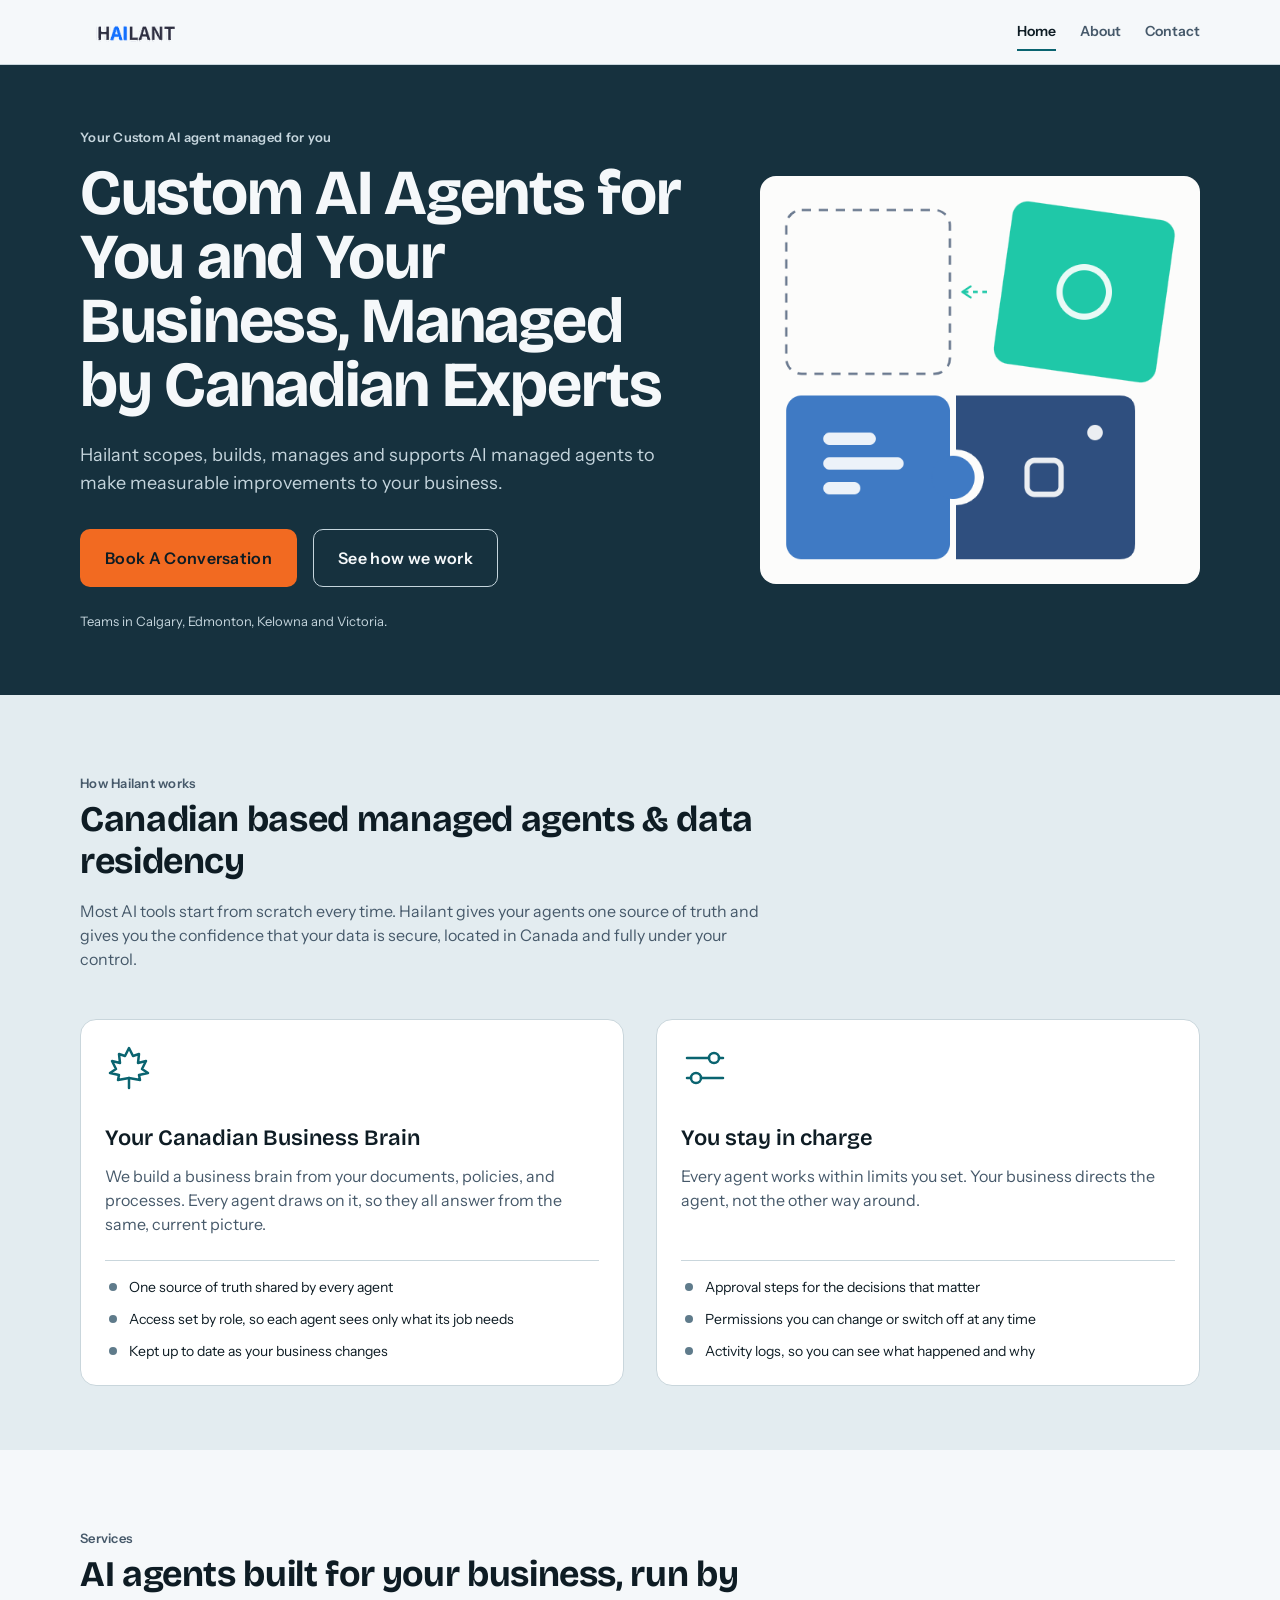
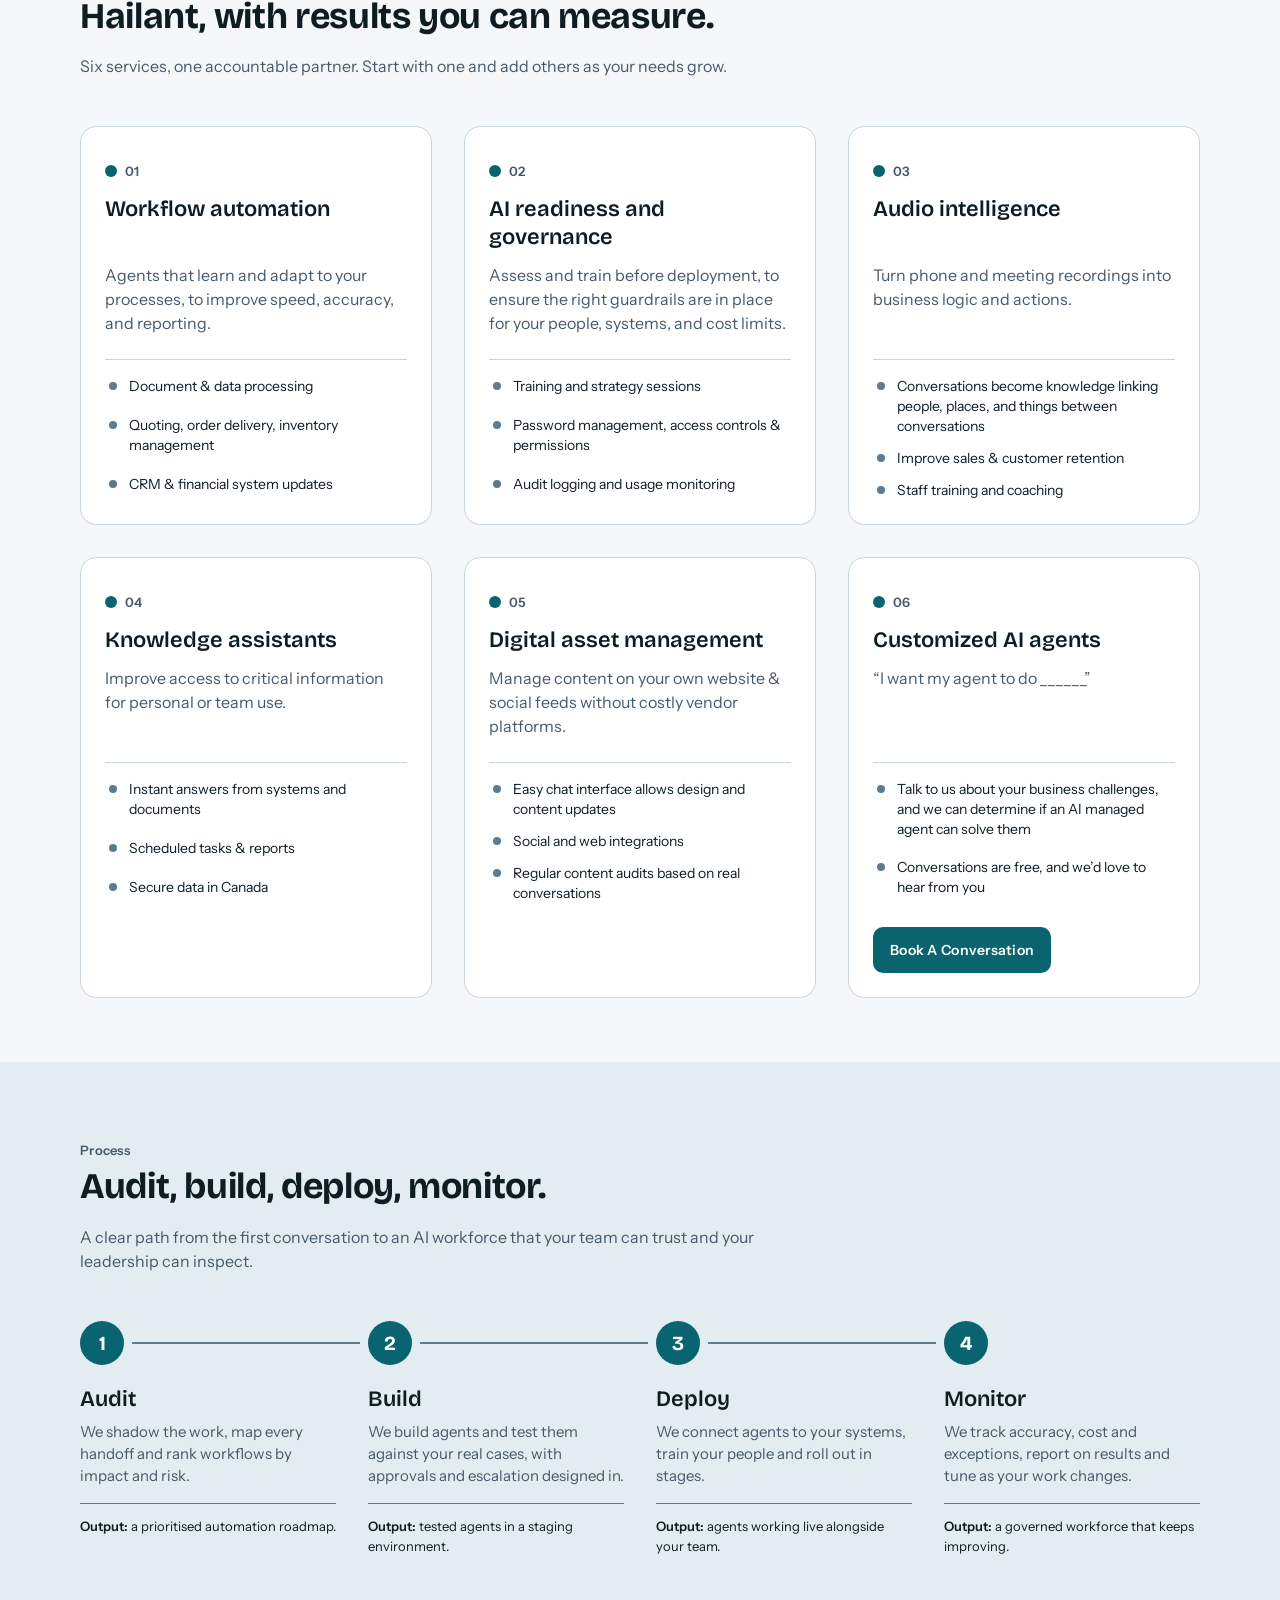
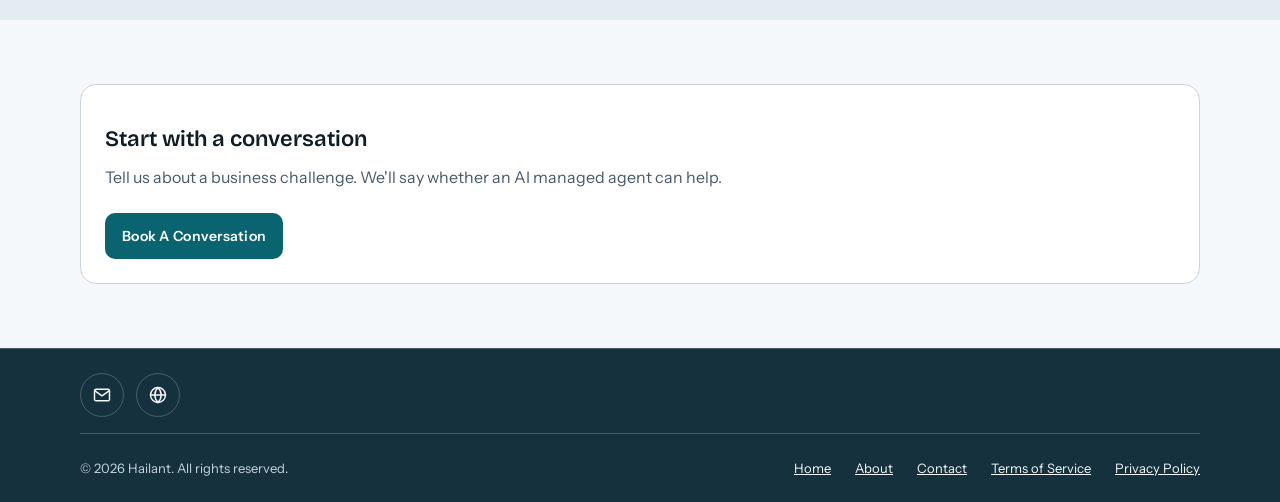
<file: index.html>
<!doctype html>
<html lang="en-CA">
<head>
  <meta charset="utf-8">
  <meta name="viewport" content="width=device-width, initial-scale=1">
  <meta name="color-scheme" content="light dark">
  <title>Hailant | AI workforces for Western Canadian enterprises</title>
  <meta name="description" content="Hailant designs, deploys and governs automated AI workforces that help Western Canadian enterprises scale operational efficiency.">
  <script>document.documentElement.classList.add('js');</script>
  <link rel="preconnect" href="https://fonts.googleapis.com">
  <link rel="preconnect" href="https://fonts.gstatic.com" crossorigin>
  <link href="https://fonts.googleapis.com/css2?family=Bricolage+Grotesque:wght@600;700&family=Instrument+Sans:wght@400;600&display=swap" rel="stylesheet">
  <link rel="stylesheet" href="styles.css">
</head>
<body>
  <a class="skip-link" href="#main">Skip to content</a>

  <header class="site-header">
    <div class="container">
      <a class="logo" href="index.html" aria-label="Hailant, home"><img src="hailant-logo.png" alt="Hailant" class="logo-img"></a>
      <button class="menu-toggle" type="button" aria-expanded="false" aria-controls="site-nav">
        <span class="menu-toggle-bars" aria-hidden="true"></span>
        Menu
      </button>
      <nav class="site-nav" id="site-nav" aria-label="Primary">
        <ul class="nav-list">
          <li><a href="index.html" aria-current="page">Home</a></li>
          <li><a href="about.html">About</a></li>
          <li><a href="contact.html">Contact</a></li>
        </ul>
      </nav>
    </div>
  </header>

  <main id="main">
    <section class="hero on-storm" id="top" aria-labelledby="hero-title">
      <div class="container">
        <div>
          <p class="eyebrow">Your Custom AI agent managed for you</p>
          <h1 id="hero-title">Custom AI Agents for You and Your Business, Managed by Canadian Experts</h1>
          <p class="hero-lede">Hailant scopes, builds, manages and supports AI managed agents to make measurable improvements to your business.</p>
          <div class="hero-actions">
            <a class="btn btn-ember btn-lg" href="contact.html">Book A Conversation</a>
            <a class="btn btn-ghost btn-lg" href="#process">See how we work</a>
          </div>
          <p class="hero-note">Teams in Calgary, Edmonton, Kelowna and Victoria.</p>
        </div>

        <img class="hero-motif" src="images/hero-agents.png" width="570" height="528" alt="Illustration of puzzle-shaped blocks fitting together, with a green block moving into an empty slot.">
      </div>
    </section>

    <section class="section process" id="brain" aria-labelledby="brain-title">
      <div class="container">
        <div class="section-head">
          <p class="eyebrow">How Hailant works</p>
          <h2 id="brain-title">Canadian based managed agents &amp; data residency</h2>
          <p>Most AI tools start from scratch every time. Hailant gives your agents one source of truth and gives you the confidence that your data is secure, located in Canada and fully under your control.</p>
        </div>

        <div class="card-grid card-grid-2 card-grid-aligned">
          <article class="card pillar">
            <svg class="pillar-icon" viewBox="0 0 48 48" fill="none" stroke="currentColor" stroke-width="2.5" stroke-linecap="round" stroke-linejoin="round" aria-hidden="true" focusable="false"><path d="M24 4l4 8 6-2-1 9 8-2-4 8 6 4-9 2 1 5-11-2-11 2 1-5-9-2 6-4-4-8 8 2-1-9 6 2z"/><path d="M24 34v10"/></svg>
            <h3>Your Canadian Business Brain</h3>
            <p>We build a business brain from your documents, policies, and processes. Every agent draws on it, so they all answer from the same, current picture.</p>
            <ul>
              <li>One source of truth shared by every agent</li>
              <li>Access set by role, so each agent sees only what its job needs</li>
              <li>Kept up to date as your business changes</li>
            </ul>
          </article>

          <article class="card pillar">
            <svg class="pillar-icon" viewBox="0 0 48 48" fill="none" stroke="currentColor" stroke-width="2.5" stroke-linecap="round" stroke-linejoin="round" aria-hidden="true" focusable="false"><path d="M6 14h22M38 14h4M6 34h4M20 34h22"/><circle cx="33" cy="14" r="5"/><circle cx="15" cy="34" r="5"/></svg>
            <h3>You stay in charge</h3>
            <p>Every agent works within limits you set. Your business directs the agent, not the other way around.</p>
            <ul>
              <li>Approval steps for the decisions that matter</li>
              <li>Permissions you can change or switch off at any time</li>
              <li>Activity logs, so you can see what happened and why</li>
            </ul>
          </article>
        </div>
      </div>
    </section>

    <section class="section" id="services" aria-labelledby="services-title">
      <div class="container">
        <div class="section-head">
          <p class="eyebrow">Services</p>
          <h2 id="services-title">AI agents built for your business, run by Hailant, with results you can measure.</h2>
          <p>Six services, one accountable partner. Start with one and add others as your needs grow.</p>
        </div>

        <div class="card-grid card-grid-aligned">
          <article class="card">
            <p class="card-index">01</p>
            <h3>Workflow automation</h3>
            <p>Agents that learn and adapt to your processes, to improve speed, accuracy, and reporting.</p>
            <ul>
              <li>Document &amp; data processing</li>
              <li>Quoting, order delivery, inventory management</li>
              <li>CRM &amp; financial system updates</li>
            </ul>
          </article>
          <article class="card">
            <p class="card-index">02</p>
            <h3>AI readiness and governance</h3>
            <p>Assess and train before deployment, to ensure the right guardrails are in place for your people, systems, and cost limits.</p>
            <ul>
              <li>Training and strategy sessions</li>
              <li>Password management, access controls &amp; permissions</li>
              <li>Audit logging and usage monitoring</li>
            </ul>
          </article>
          <article class="card">
            <p class="card-index">03</p>
            <h3>Audio intelligence</h3>
            <p>Turn phone and meeting recordings into business logic and actions.</p>
            <ul>
              <li>Conversations become knowledge linking people, places, and things between conversations</li>
              <li>Improve sales &amp; customer retention</li>
              <li>Staff training and coaching</li>
            </ul>
          </article>
          <article class="card">
            <p class="card-index">04</p>
            <h3>Knowledge assistants</h3>
            <p>Improve access to critical information for personal or team use.</p>
            <ul>
              <li>Instant answers from systems and documents</li>
              <li>Scheduled tasks &amp; reports</li>
              <li>Secure data in Canada</li>
            </ul>
          </article>
          <article class="card">
            <p class="card-index">05</p>
            <h3>Digital asset management</h3>
            <p>Manage content on your own website &amp; social feeds without costly vendor platforms.</p>
            <ul>
              <li>Easy chat interface allows design and content updates</li>
              <li>Social and web integrations</li>
              <li>Regular content audits based on real conversations</li>
            </ul>
          </article>
          <article class="card">
            <p class="card-index">06</p>
            <h3>Customized AI agents</h3>
            <p>&ldquo;I want my agent to do ______&rdquo;</p>
            <ul>
              <li>Talk to us about your business challenges, and we can determine if an AI managed agent can solve them</li>
              <li>Conversations are free, and we&rsquo;d love to hear from you</li>
            </ul>
            <a class="btn btn-brand" href="contact.html">Book A Conversation</a>
          </article>
        </div>
      </div>
    </section>

    <section class="section process" id="process" aria-labelledby="process-title">
      <div class="container">
        <div class="section-head">
          <p class="eyebrow">Process</p>
          <h2 id="process-title">Audit, build, deploy, monitor.</h2>
          <p>A clear path from the first conversation to an AI workforce that your team can trust and your leadership can inspect.</p>
        </div>

        <ol class="steps">
          <li class="step">
            <h3>Audit</h3>
            <p>We shadow the work, map every handoff and rank workflows by impact and risk.</p>
            <p class="output"><strong>Output:</strong> a prioritised automation roadmap.</p>
          </li>
          <li class="step">
            <h3>Build</h3>
            <p>We build agents and test them against your real cases, with approvals and escalation designed in.</p>
            <p class="output"><strong>Output:</strong> tested agents in a staging environment.</p>
          </li>
          <li class="step">
            <h3>Deploy</h3>
            <p>We connect agents to your systems, train your people and roll out in stages.</p>
            <p class="output"><strong>Output:</strong> agents working live alongside your team.</p>
          </li>
          <li class="step">
            <h3>Monitor</h3>
            <p>We track accuracy, cost and exceptions, report on results and tune as your work changes.</p>
            <p class="output"><strong>Output:</strong> a governed workforce that keeps improving.</p>
          </li>
        </ol>
      </div>
    </section>

    <section class="section" id="conversation" aria-labelledby="conversation-title">
      <div class="container">
        <article class="card card-cta">
          <h3 id="conversation-title">Start with a conversation</h3>
          <p>Tell us about a business challenge. We'll say whether an AI managed agent can help.</p>
          <a class="btn btn-brand" href="contact.html">Book A Conversation</a>
        </article>
      </div>
    </section>
  </main>

  <footer class="site-footer">
    <div class="container social-row">
      <!-- Social icons (Facebook, Instagram, YouTube, LinkedIn, X, TikTok) are on the social-icons branch until live profile links are ready. -->
      <ul class="social-links" aria-label="Find us online">
          <li><a href="mailto:info@hailant.ca" aria-label="Email" title="Email"><svg viewBox="0 0 24 24" width="18" height="18" fill="none" stroke="currentColor" stroke-width="1.75" stroke-linecap="round" stroke-linejoin="round" aria-hidden="true" focusable="false"><rect x="3" y="5" width="18" height="14" rx="2"/><path d="M3.5 7l8.5 6 8.5-6"/></svg></a></li>
          <li><a href="https://hailant.ca" aria-label="Website" title="Website"><svg viewBox="0 0 24 24" width="18" height="18" fill="none" stroke="currentColor" stroke-width="1.75" stroke-linecap="round" stroke-linejoin="round" aria-hidden="true" focusable="false"><circle cx="12" cy="12" r="9"/><path d="M3 12h18"/><path d="M12 3c2.5 2.6 3.8 5.6 3.8 9s-1.3 6.4-3.8 9c-2.5-2.6-3.8-5.6-3.8-9S9.5 5.6 12 3z"/></svg></a></li>
      </ul>
    </div>
    <div class="container">
      <p>&copy; 2026 Hailant. All rights reserved.</p>
      <nav aria-label="Footer">
        <ul class="footer-nav">
          <li><a href="index.html">Home</a></li>
          <li><a href="about.html">About</a></li>
          <li><a href="contact.html">Contact</a></li>
          <li><a href="terms.html">Terms of Service</a></li>
          <li><a href="privacy.html">Privacy Policy</a></li>
        </ul>
      </nav>
    </div>
  </footer>

  <script src="site.js"></script>
</body>
</html>
</file>
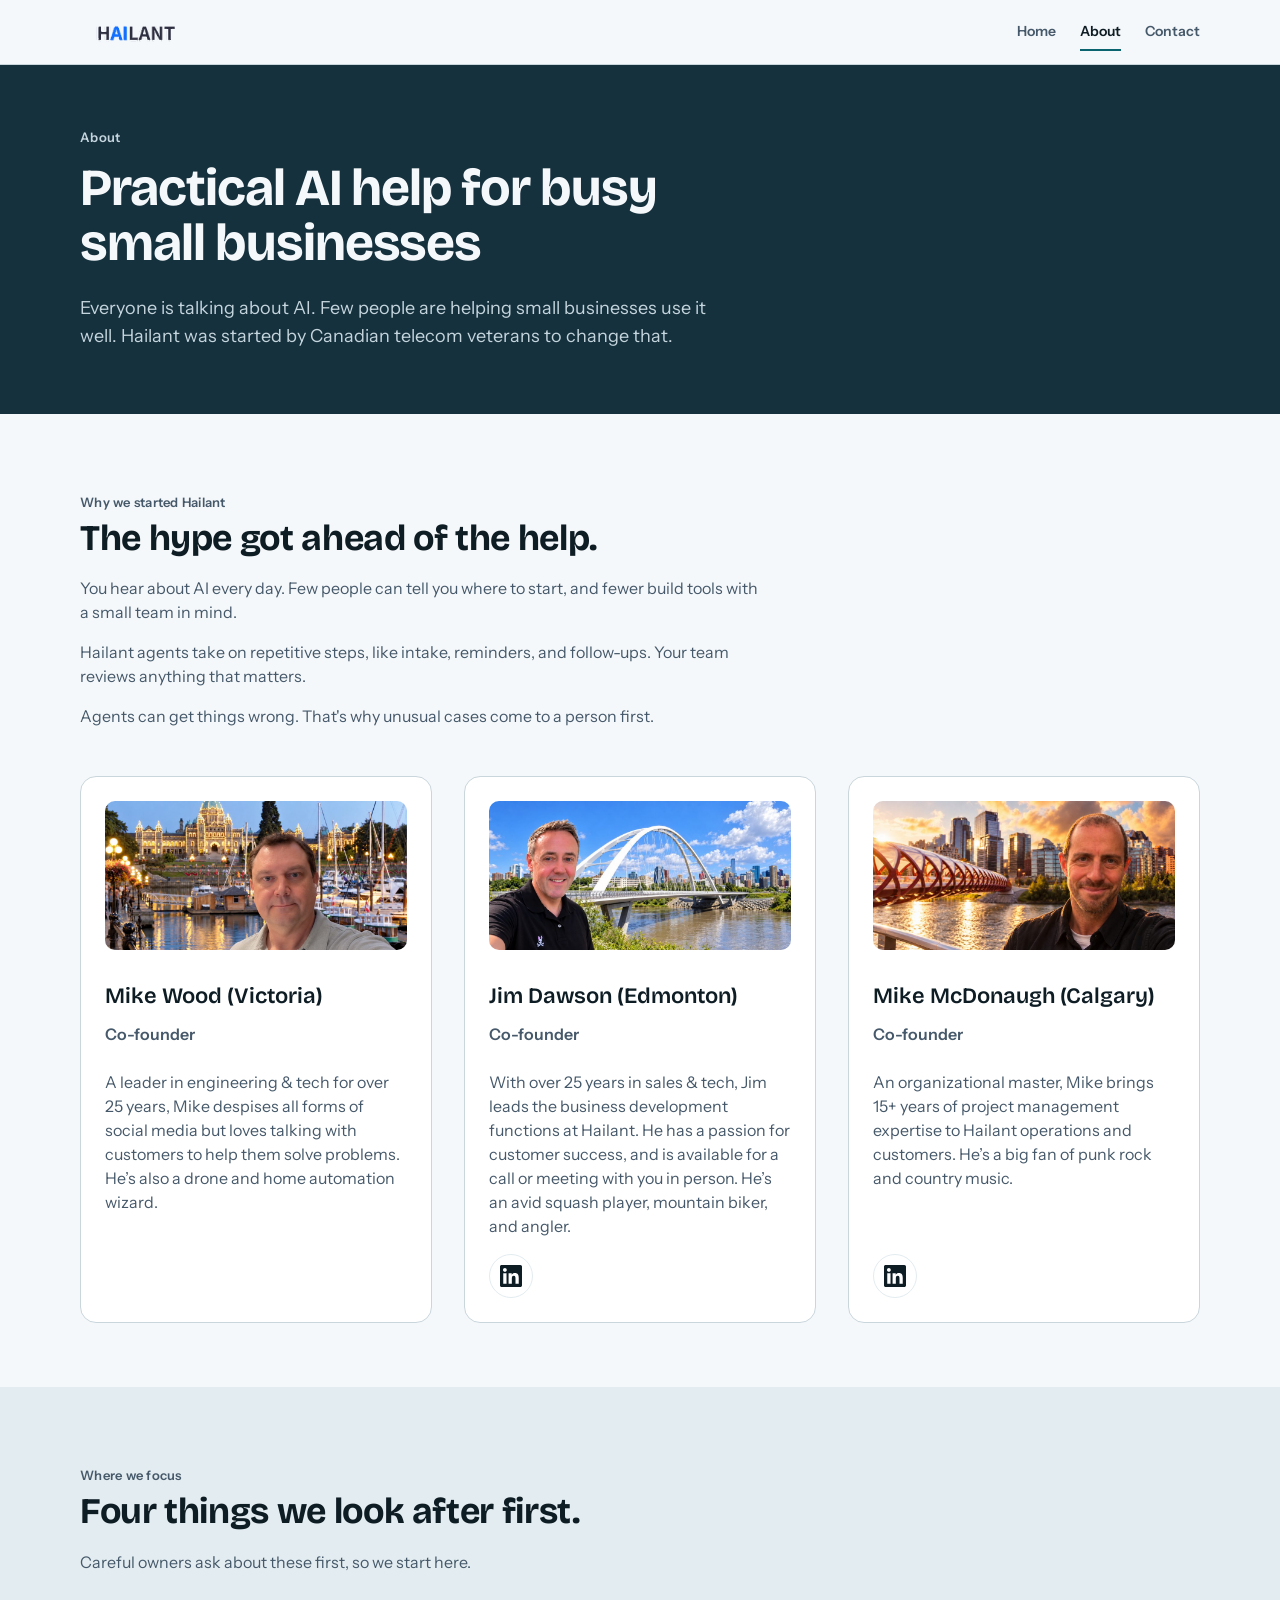
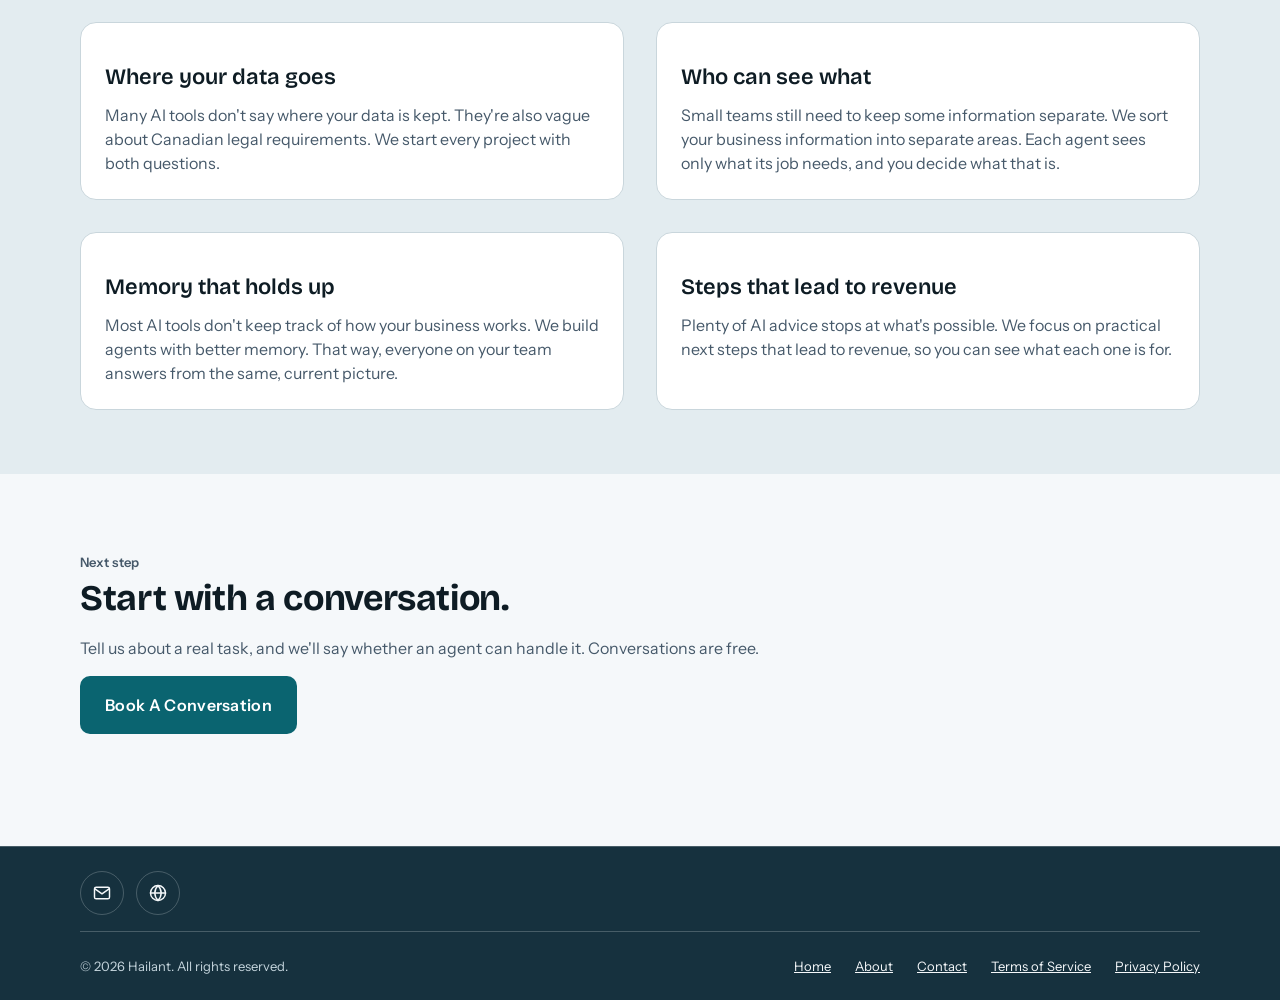
<file: about.html>
<!doctype html>
<html lang="en-CA">
<head>
  <meta charset="utf-8">
  <meta name="viewport" content="width=device-width, initial-scale=1">
  <meta name="color-scheme" content="light dark">
  <title>About | Hailant</title>
  <meta name="description" content="Hailant was started by Canadian telecom veterans to give small businesses practical AI help, with clear answers on data, access, and results.">
  <script>document.documentElement.classList.add('js');</script>
  <link rel="preconnect" href="https://fonts.googleapis.com">
  <link rel="preconnect" href="https://fonts.gstatic.com" crossorigin>
  <link href="https://fonts.googleapis.com/css2?family=Bricolage+Grotesque:wght@600;700&family=Instrument+Sans:wght@400;600&display=swap" rel="stylesheet">
  <link rel="stylesheet" href="styles.css">
</head>
<body>
  <a class="skip-link" href="#main">Skip to content</a>

  <header class="site-header">
    <div class="container">
      <a class="logo" href="index.html" aria-label="Hailant, home"><img src="hailant-logo.png" alt="Hailant" class="logo-img"></a>
      <button class="menu-toggle" type="button" aria-expanded="false" aria-controls="site-nav">
        <span class="menu-toggle-bars" aria-hidden="true"></span>
        Menu
      </button>
      <nav class="site-nav" id="site-nav" aria-label="Primary">
        <ul class="nav-list">
          <li><a href="index.html">Home</a></li>
          <li><a href="about.html" aria-current="page">About</a></li>
          <li><a href="contact.html">Contact</a></li>
        </ul>
      </nav>
    </div>
  </header>

  <main id="main">
    <section class="page-hero on-storm" aria-labelledby="page-title">
      <div class="container">
        <p class="eyebrow">About</p>
        <h1 id="page-title">Practical AI help for busy small businesses</h1>
        <p class="hero-lede">Everyone is talking about AI. Few people are helping small businesses use it well. Hailant was started by Canadian telecom veterans to change that.</p>
      </div>
    </section>

    <section class="section" aria-labelledby="story-title">
      <div class="container">
        <div class="section-head">
          <p class="eyebrow">Why we started Hailant</p>
          <h2 id="story-title">The hype got ahead of the help.</h2>
          <p>You hear about AI every day. Few people can tell you where to start, and fewer build tools with a small team in mind.</p>
          <p>Hailant agents take on repetitive steps, like intake, reminders, and follow-ups. Your team reviews anything that matters.</p>
          <p>Agents can get things wrong. That's why unusual cases come to a person first.</p>
        </div>

        <!-- Founder names, cities, photos, bios and LinkedIn links are all real. Mike Wood has no LinkedIn link by choice. -->
        <div class="card-grid founders" role="list" aria-label="Founders">
          <article class="card founder-card" role="listitem">
            <img class="founder-photo-wide" src="images/mike-wood-wide.jpg" width="1000" height="494" alt="Mike Wood in front of a harbour and a lit-up historic building at dusk" loading="lazy">
            <h3>Mike Wood (Victoria)</h3>
            <p class="founder-role">Co-founder</p>
            <p>A leader in engineering &amp; tech for over 25 years, Mike despises all forms of social media but loves talking with customers to help them solve problems. He&rsquo;s also a drone and home automation wizard.</p>
          </article>
          <article class="card founder-card" role="listitem">
            <img class="founder-photo-wide" src="images/jim-dawson-wide.jpg" width="1000" height="494" alt="Jim Dawson in front of an arched bridge and a city skyline" loading="lazy">
            <h3>Jim Dawson (Edmonton)</h3>
            <p class="founder-role">Co-founder</p>
            <p>With over 25 years in sales &amp; tech, Jim leads the business development functions at Hailant. He has a passion for customer success, and is available for a call or meeting with you in person. He&rsquo;s an avid squash player, mountain biker, and angler.</p>
            <a class="founder-link" href="https://www.linkedin.com/in/jim-dawson-88377924/" target="_blank" rel="noopener noreferrer" aria-label="Jim Dawson on LinkedIn" title="LinkedIn"><svg viewBox="0 0 256 256" width="22" height="22" fill="currentColor" aria-hidden="true" focusable="false"><path d="M218.123122,218.127392 L180.191928,218.127392 L180.191928,158.724263 C180.191928,144.559023 179.939053,126.323993 160.463756,126.323993 C140.707926,126.323993 137.685284,141.757585 137.685284,157.692986 L137.685284,218.123441 L99.7540894,218.123441 L99.7540894,95.9665207 L136.168036,95.9665207 L136.168036,112.660562 L136.677736,112.660562 C144.102746,99.9650027 157.908637,92.3824528 172.605689,92.9280076 C211.050535,92.9280076 218.138927,118.216023 218.138927,151.114151 L218.123122,218.127392 Z M56.9550587,79.2685282 C44.7981969,79.2707099 34.9413443,69.4171797 34.9391618,57.260052 C34.93698,45.1029244 44.7902948,35.2458562 56.9471566,35.2436736 C69.1040185,35.2414916 78.9608713,45.0950217 78.963054,57.2521493 C78.9641017,63.090208 76.6459976,68.6895714 72.5186979,72.8184433 C68.3913982,76.9473153 62.7929898,79.26748 56.9550587,79.2685282 M75.9206558,218.127392 L37.94995,218.127392 L37.94995,95.9665207 L75.9206558,95.9665207 L75.9206558,218.127392 Z M237.033403,0.0182577091 L18.8895249,0.0182577091 C8.57959469,-0.0980923971 0.124827038,8.16056231 -0.001,18.4706066 L-0.001,237.524091 C0.120519052,247.839103 8.57460631,256.105934 18.8895249,255.9977 L237.033403,255.9977 C247.368728,256.125818 255.855922,247.859464 255.999,237.524091 L255.999,18.4548016 C255.851624,8.12438979 247.363742,-0.133792868 237.033403,0.000790807055"/></svg></a>
          </article>
          <article class="card founder-card" role="listitem">
            <img class="founder-photo-wide" src="images/mike-mcdonaugh-wide.jpg" width="1000" height="494" alt="Mike McDonaugh in front of a pedestrian bridge and a city skyline at sunset" loading="lazy">
            <h3>Mike McDonaugh (Calgary)</h3>
            <p class="founder-role">Co-founder</p>
            <p>An organizational master, Mike brings 15+ years of project management expertise to Hailant operations and customers. He&rsquo;s a big fan of punk rock and country music.</p>
            <a class="founder-link" href="https://www.linkedin.com/in/mike-mcdonaugh-pm/" target="_blank" rel="noopener noreferrer" aria-label="Mike McDonaugh on LinkedIn" title="LinkedIn"><svg viewBox="0 0 256 256" width="22" height="22" fill="currentColor" aria-hidden="true" focusable="false"><path d="M218.123122,218.127392 L180.191928,218.127392 L180.191928,158.724263 C180.191928,144.559023 179.939053,126.323993 160.463756,126.323993 C140.707926,126.323993 137.685284,141.757585 137.685284,157.692986 L137.685284,218.123441 L99.7540894,218.123441 L99.7540894,95.9665207 L136.168036,95.9665207 L136.168036,112.660562 L136.677736,112.660562 C144.102746,99.9650027 157.908637,92.3824528 172.605689,92.9280076 C211.050535,92.9280076 218.138927,118.216023 218.138927,151.114151 L218.123122,218.127392 Z M56.9550587,79.2685282 C44.7981969,79.2707099 34.9413443,69.4171797 34.9391618,57.260052 C34.93698,45.1029244 44.7902948,35.2458562 56.9471566,35.2436736 C69.1040185,35.2414916 78.9608713,45.0950217 78.963054,57.2521493 C78.9641017,63.090208 76.6459976,68.6895714 72.5186979,72.8184433 C68.3913982,76.9473153 62.7929898,79.26748 56.9550587,79.2685282 M75.9206558,218.127392 L37.94995,218.127392 L37.94995,95.9665207 L75.9206558,95.9665207 L75.9206558,218.127392 Z M237.033403,0.0182577091 L18.8895249,0.0182577091 C8.57959469,-0.0980923971 0.124827038,8.16056231 -0.001,18.4706066 L-0.001,237.524091 C0.120519052,247.839103 8.57460631,256.105934 18.8895249,255.9977 L237.033403,255.9977 C247.368728,256.125818 255.855922,247.859464 255.999,237.524091 L255.999,18.4548016 C255.851624,8.12438979 247.363742,-0.133792868 237.033403,0.000790807055"/></svg></a>
          </article>
        </div>
      </div>
    </section>

    <section class="section process" aria-labelledby="gaps-title">
      <div class="container">
        <div class="section-head">
          <p class="eyebrow">Where we focus</p>
          <h2 id="gaps-title">Four things we look after first.</h2>
          <p>Careful owners ask about these first, so we start here.</p>
        </div>

        <div class="card-grid card-grid-2">
          <article class="card">
            <h3>Where your data goes</h3>
            <p>Many AI tools don't say where your data is kept. They're also vague about Canadian legal requirements. We start every project with both questions.</p>
          </article>

          <article class="card">
            <h3>Who can see what</h3>
            <p>Small teams still need to keep some information separate. We sort your business information into separate areas. Each agent sees only what its job needs, and you decide what that is.</p>
          </article>

          <article class="card">
            <h3>Memory that holds up</h3>
            <p>Most AI tools don't keep track of how your business works. We build agents with better memory. That way, everyone on your team answers from the same, current picture.</p>
          </article>

          <article class="card">
            <h3>Steps that lead to revenue</h3>
            <p>Plenty of AI advice stops at what's possible. We focus on practical next steps that lead to revenue, so you can see what each one is for.</p>
          </article>
        </div>
      </div>
    </section>

    <section class="section" aria-labelledby="cta-title">
      <div class="container">
        <div class="section-head">
          <p class="eyebrow">Next step</p>
          <h2 id="cta-title">Start with a conversation.</h2>
          <p>Tell us about a real task, and we'll say whether an agent can handle it. Conversations are free.</p>
          <p><a class="btn btn-brand btn-lg" href="contact.html">Book A Conversation</a></p>
        </div>
      </div>
    </section>
  </main>

  <footer class="site-footer">
    <div class="container social-row">
      <!-- Social icons (Facebook, Instagram, YouTube, LinkedIn, X, TikTok) are on the social-icons branch until live profile links are ready. -->
      <ul class="social-links" aria-label="Find us online">
          <li><a href="mailto:info@hailant.ca" aria-label="Email" title="Email"><svg viewBox="0 0 24 24" width="18" height="18" fill="none" stroke="currentColor" stroke-width="1.75" stroke-linecap="round" stroke-linejoin="round" aria-hidden="true" focusable="false"><rect x="3" y="5" width="18" height="14" rx="2"/><path d="M3.5 7l8.5 6 8.5-6"/></svg></a></li>
          <li><a href="https://hailant.ca" aria-label="Website" title="Website"><svg viewBox="0 0 24 24" width="18" height="18" fill="none" stroke="currentColor" stroke-width="1.75" stroke-linecap="round" stroke-linejoin="round" aria-hidden="true" focusable="false"><circle cx="12" cy="12" r="9"/><path d="M3 12h18"/><path d="M12 3c2.5 2.6 3.8 5.6 3.8 9s-1.3 6.4-3.8 9c-2.5-2.6-3.8-5.6-3.8-9S9.5 5.6 12 3z"/></svg></a></li>
      </ul>
    </div>
    <div class="container">
      <p>&copy; 2026 Hailant. All rights reserved.</p>
      <nav aria-label="Footer">
        <ul class="footer-nav">
          <li><a href="index.html">Home</a></li>
          <li><a href="about.html">About</a></li>
          <li><a href="contact.html">Contact</a></li>
          <li><a href="terms.html">Terms of Service</a></li>
          <li><a href="privacy.html">Privacy Policy</a></li>
        </ul>
      </nav>
    </div>
  </footer>

  <script src="site.js"></script>
</body>
</html>
</file>
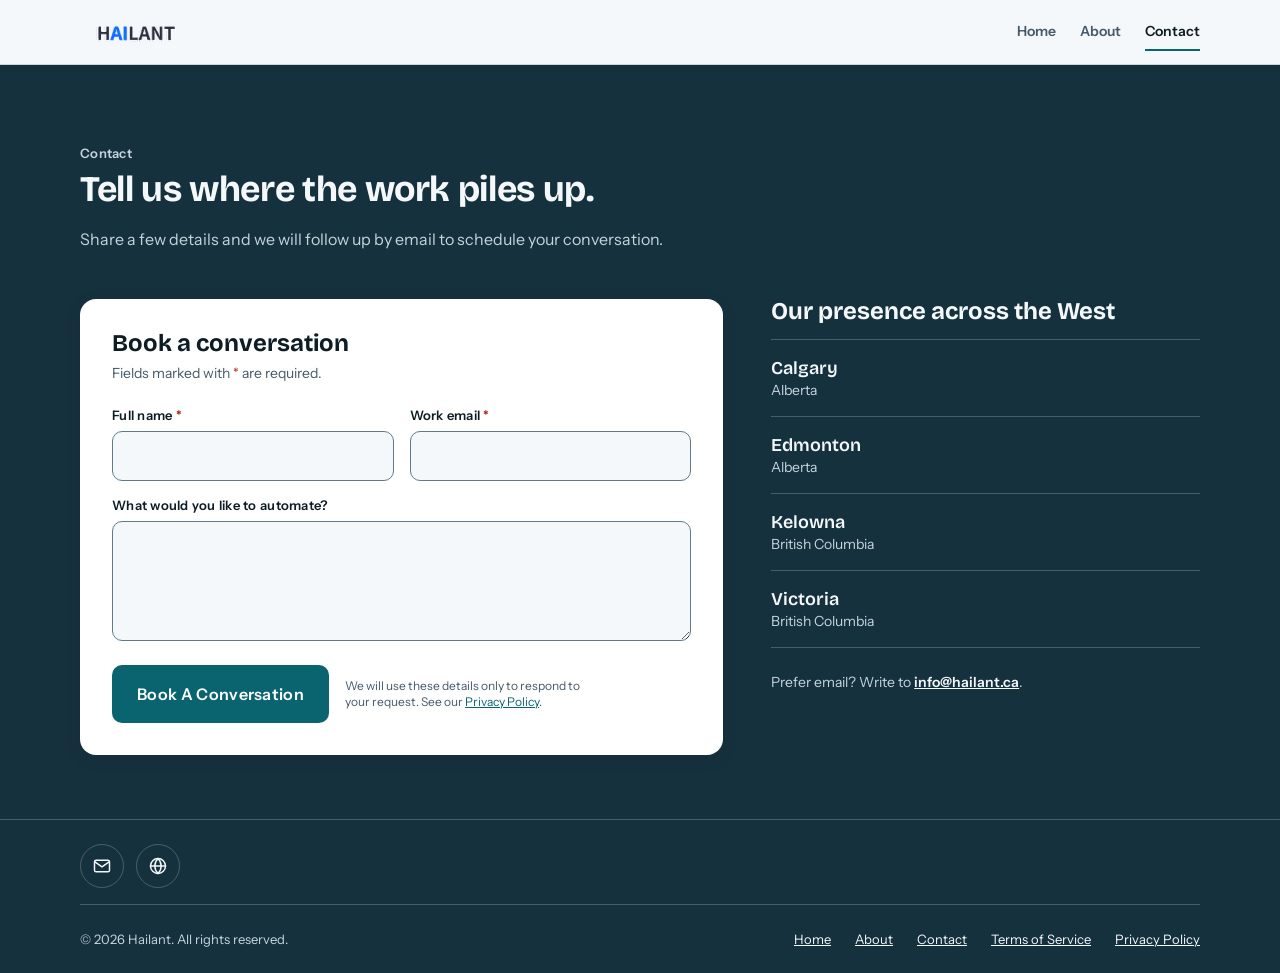
<file: contact.html>
<!doctype html>
<html lang="en-CA">
<head>
  <meta charset="utf-8">
  <meta name="viewport" content="width=device-width, initial-scale=1">
  <meta name="color-scheme" content="light dark">
  <title>Contact | Hailant</title>
  <meta name="description" content="Contact Hailant to book a conversation about your business.">
  <script>document.documentElement.classList.add('js');</script>
  <link rel="preconnect" href="https://fonts.googleapis.com">
  <link rel="preconnect" href="https://fonts.gstatic.com" crossorigin>
  <link href="https://fonts.googleapis.com/css2?family=Bricolage+Grotesque:wght@600;700&family=Instrument+Sans:wght@400;600&display=swap" rel="stylesheet">
  <link rel="stylesheet" href="styles.css">
</head>
<body>
  <a class="skip-link" href="#main">Skip to content</a>

  <header class="site-header">
    <div class="container">
      <a class="logo" href="index.html" aria-label="Hailant, home"><img src="hailant-logo.png" alt="Hailant" class="logo-img"></a>
      <button class="menu-toggle" type="button" aria-expanded="false" aria-controls="site-nav">
        <span class="menu-toggle-bars" aria-hidden="true"></span>
        Menu
      </button>
      <nav class="site-nav" id="site-nav" aria-label="Primary">
        <ul class="nav-list">
          <li><a href="index.html">Home</a></li>
          <li><a href="about.html">About</a></li>
          <li><a href="contact.html" aria-current="page">Contact</a></li>
        </ul>
      </nav>
    </div>
  </header>

  <main id="main">
    <section class="section contact on-storm" id="contact" aria-labelledby="contact-title">
      <div class="container">
        <div class="section-head">
          <p class="eyebrow">Contact</p>
          <h1 id="contact-title">Tell us where the work piles up.</h1>
          <p>Share a few details and we will follow up by email to schedule your conversation.</p>
        </div>

        <div class="contact-layout">
          <!-- Submissions go to the Cloudflare Pages Function in functions/api/contact.js, which sends them through Resend. -->
          <form class="form-card" id="contact-form" action="/api/contact" method="post" aria-labelledby="form-title">
            <h2 id="form-title">Book a conversation</h2>
            <p class="form-intro">Fields marked with <span class="req" style="color:var(--critical)">*</span> are required.</p>

            <div class="form-grid">
              <div class="field">
                <label for="name">Full name <span class="req" aria-hidden="true">*</span></label>
                <input id="name" name="name" type="text" autocomplete="name" required>
              </div>
              <div class="field">
                <label for="email">Work email <span class="req" aria-hidden="true">*</span></label>
                <input id="email" name="email" type="email" autocomplete="email" required>
              </div>
              <div class="field full">
                <label for="message">What would you like to automate?</label>
                <textarea id="message" name="message"></textarea>
              </div>
            </div>

            <div class="hp" aria-hidden="true">
              <label for="company_website">Leave this field empty</label>
              <input id="company_website" name="company_website" type="text" tabindex="-1" autocomplete="off">
            </div>

            <div class="cf-turnstile" data-sitekey="0x4AAAAAAGJDn17fd2Gy_pZr" data-theme="auto"></div>

            <div class="form-actions">
              <button class="btn btn-brand btn-lg" type="submit">Book A Conversation</button>
              <p class="fine">We will use these details only to respond to your request. See our <a href="privacy.html">Privacy Policy</a>.</p>
            </div>
            <p id="form-status" class="form-status" role="alert" aria-live="polite"></p>
          </form>

          <aside class="offices" aria-labelledby="offices-title">
            <h2 id="offices-title">Our presence across the West</h2>
            <ul class="office-list">
              <li>
                <p class="office-city">Calgary</p>
                <p class="office-region">Alberta</p>
              </li>
              <li>
                <p class="office-city">Edmonton</p>
                <p class="office-region">Alberta</p>
              </li>
              <li>
                <p class="office-city">Kelowna</p>
                <p class="office-region">British Columbia</p>
              </li>
              <li>
                <p class="office-city">Victoria</p>
                <p class="office-region">British Columbia</p>
              </li>
            </ul>
            <p class="direct">Prefer email? Write to <a href="mailto:info@hailant.ca">info@hailant.ca</a>.</p>
          </aside>
        </div>
      </div>
    </section>
  </main>

  <footer class="site-footer">
    <div class="container social-row">
      <!-- Social icons (Facebook, Instagram, YouTube, LinkedIn, X, TikTok) are on the social-icons branch until live profile links are ready. -->
      <ul class="social-links" aria-label="Find us online">
          <li><a href="mailto:info@hailant.ca" aria-label="Email" title="Email"><svg viewBox="0 0 24 24" width="18" height="18" fill="none" stroke="currentColor" stroke-width="1.75" stroke-linecap="round" stroke-linejoin="round" aria-hidden="true" focusable="false"><rect x="3" y="5" width="18" height="14" rx="2"/><path d="M3.5 7l8.5 6 8.5-6"/></svg></a></li>
          <li><a href="https://hailant.ca" aria-label="Website" title="Website"><svg viewBox="0 0 24 24" width="18" height="18" fill="none" stroke="currentColor" stroke-width="1.75" stroke-linecap="round" stroke-linejoin="round" aria-hidden="true" focusable="false"><circle cx="12" cy="12" r="9"/><path d="M3 12h18"/><path d="M12 3c2.5 2.6 3.8 5.6 3.8 9s-1.3 6.4-3.8 9c-2.5-2.6-3.8-5.6-3.8-9S9.5 5.6 12 3z"/></svg></a></li>
      </ul>
    </div>
    <div class="container">
      <p>&copy; 2026 Hailant. All rights reserved.</p>
      <nav aria-label="Footer">
        <ul class="footer-nav">
          <li><a href="index.html">Home</a></li>
          <li><a href="about.html">About</a></li>
          <li><a href="contact.html">Contact</a></li>
          <li><a href="terms.html">Terms of Service</a></li>
          <li><a href="privacy.html">Privacy Policy</a></li>
        </ul>
      </nav>
    </div>
  </footer>

  <script src="https://challenges.cloudflare.com/turnstile/v0/api.js" async defer></script>
  <script src="site.js"></script>
  <script src="contact.js"></script>
</body>
</html>
</file>
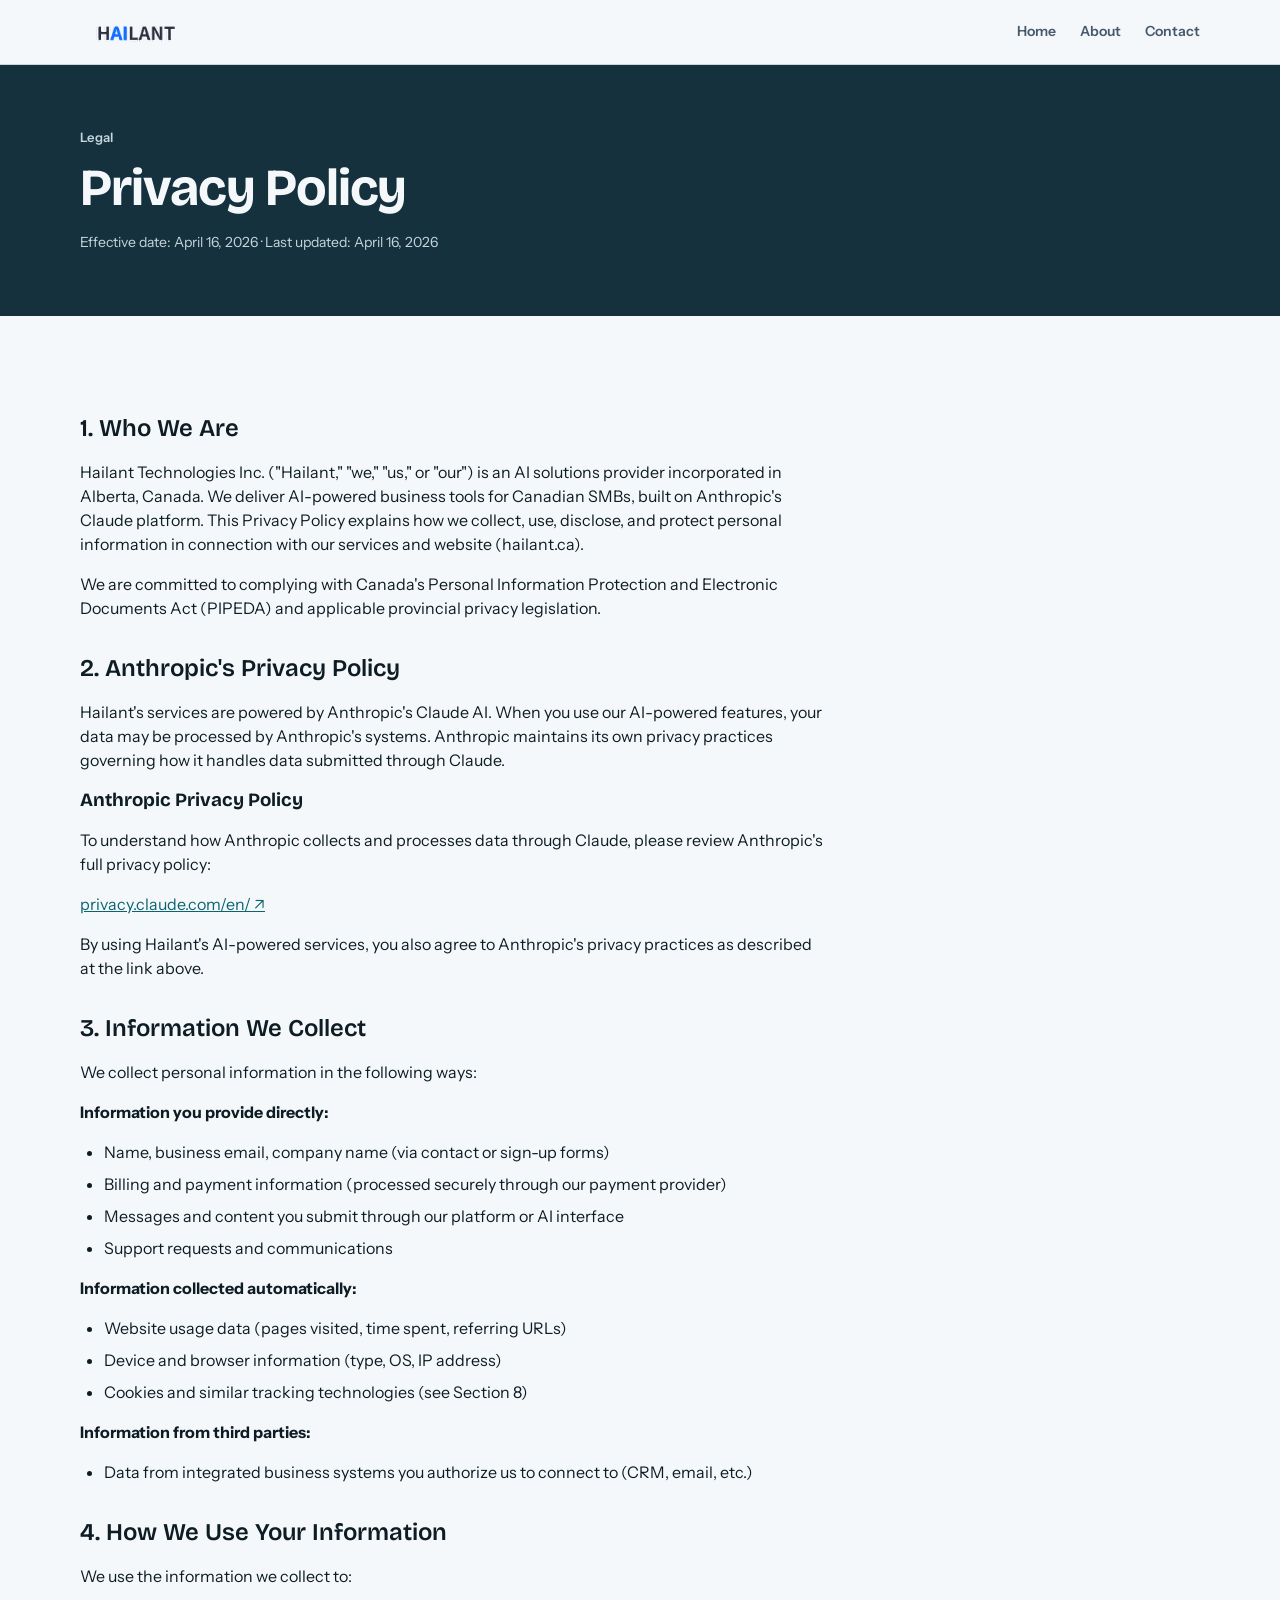
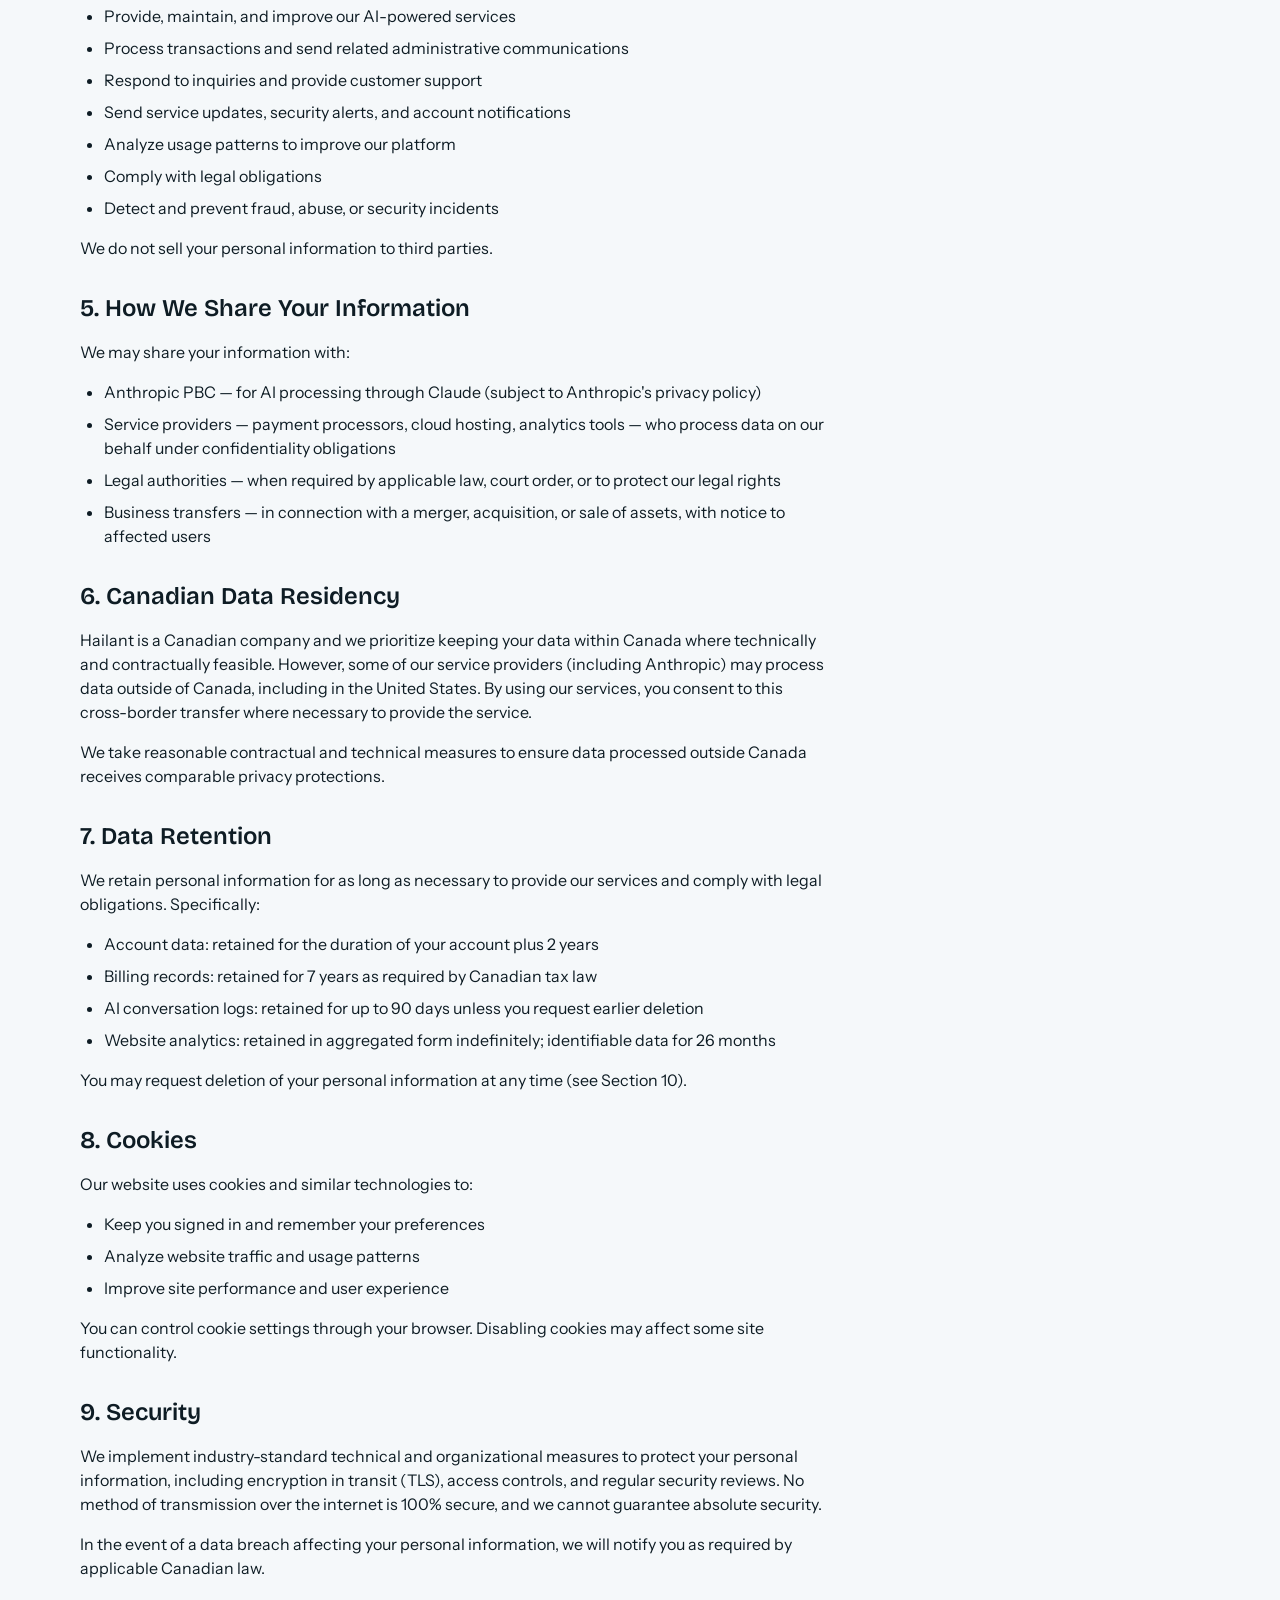
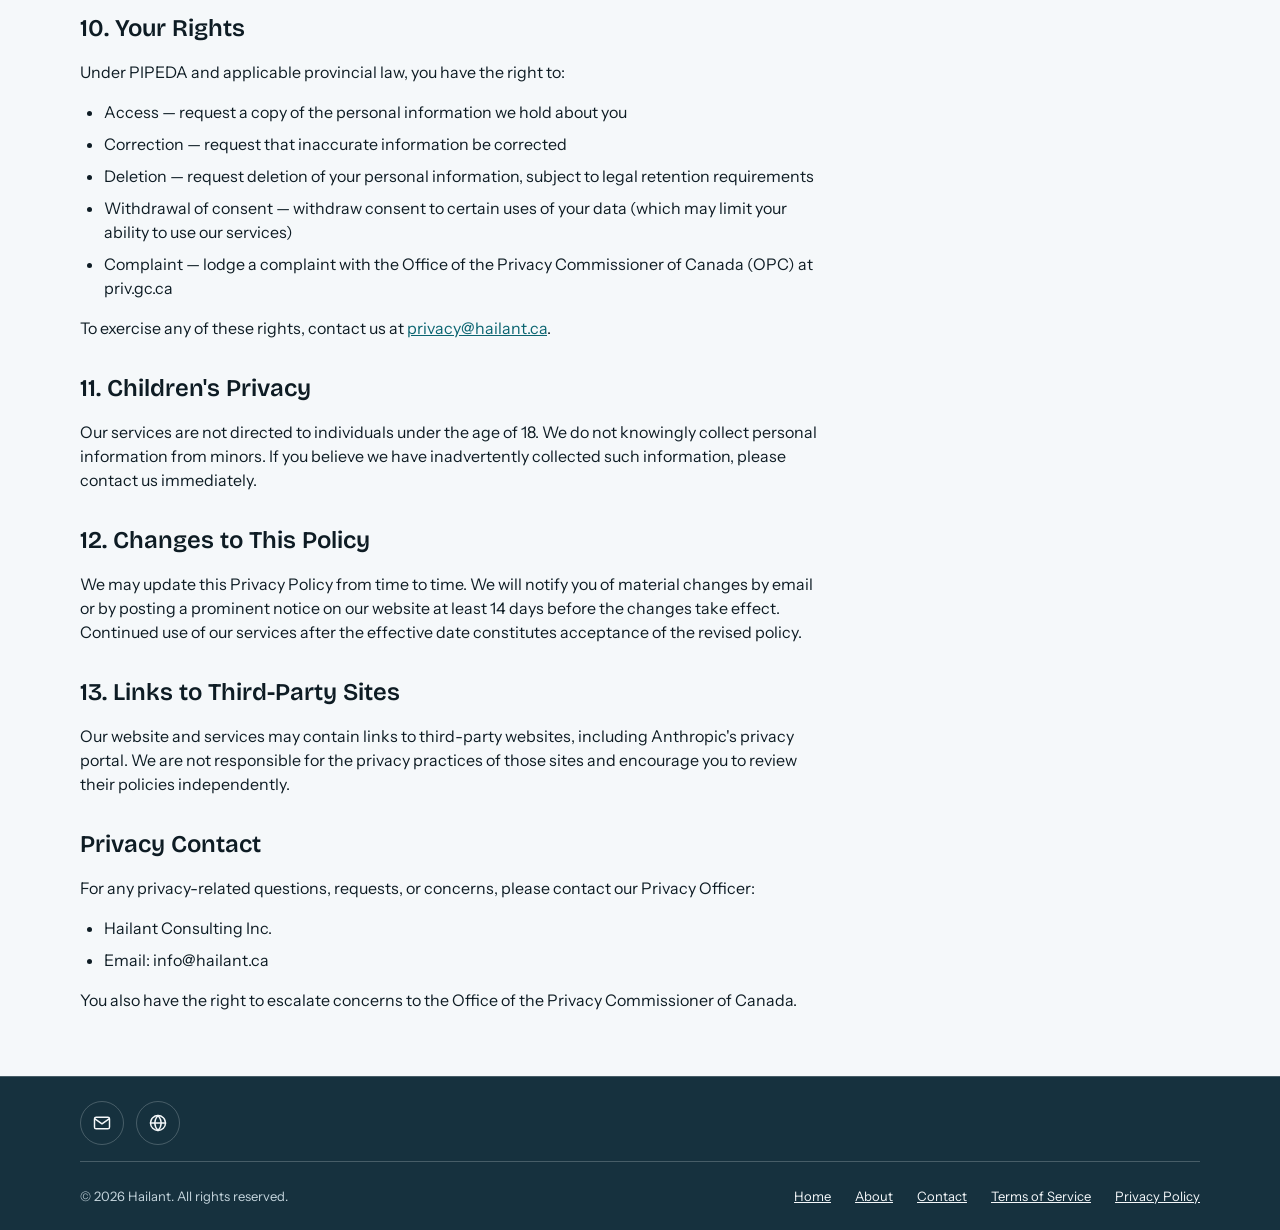
<file: privacy.html>
<!doctype html>
<html lang="en-CA">
<head>
  <meta charset="utf-8">
  <meta name="viewport" content="width=device-width, initial-scale=1">
  <meta name="color-scheme" content="light dark">
  <title>Privacy Policy | Hailant</title>
  <meta name="description" content="How Hailant collects, uses, shares, and protects personal information.">
  <script>document.documentElement.classList.add('js');</script>
  <link rel="preconnect" href="https://fonts.googleapis.com">
  <link rel="preconnect" href="https://fonts.gstatic.com" crossorigin>
  <link href="https://fonts.googleapis.com/css2?family=Bricolage+Grotesque:wght@600;700&family=Instrument+Sans:wght@400;600&display=swap" rel="stylesheet">
  <link rel="stylesheet" href="styles.css">
</head>
<body>
  <a class="skip-link" href="#main">Skip to content</a>

  <header class="site-header">
    <div class="container">
      <a class="logo" href="index.html" aria-label="Hailant, home"><img src="hailant-logo.png" alt="Hailant" class="logo-img"></a>
      <button class="menu-toggle" type="button" aria-expanded="false" aria-controls="site-nav">
        <span class="menu-toggle-bars" aria-hidden="true"></span>
        Menu
      </button>
      <nav class="site-nav" id="site-nav" aria-label="Primary">
        <ul class="nav-list">
          <li><a href="index.html">Home</a></li>
          <li><a href="about.html">About</a></li>
          <li><a href="contact.html">Contact</a></li>
        </ul>
      </nav>
    </div>
  </header>

  <main id="main">
    <section class="page-hero on-storm" aria-labelledby="page-title">
      <div class="container">
        <p class="eyebrow">Legal</p>
        <h1 id="page-title">Privacy Policy</h1>
        <p class="post-meta">Effective date: April 16, 2026 &middot; Last updated: April 16, 2026</p>
      </div>
    </section>

    <section class="section">
      <div class="container">
        <article class="post-body">
          <h2 id="s1">1. Who We Are</h2>
          <p>Hailant Technologies Inc. (&quot;Hailant,&quot; &quot;we,&quot; &quot;us,&quot; or &quot;our&quot;) is an AI solutions provider incorporated in Alberta, Canada. We deliver AI-powered business tools for Canadian SMBs, built on Anthropic&#x27;s Claude platform. This Privacy Policy explains how we collect, use, disclose, and protect personal information in connection with our services and website (hailant.ca).</p>
          <p>We are committed to complying with Canada&#x27;s Personal Information Protection and Electronic Documents Act (PIPEDA) and applicable provincial privacy legislation.</p>
          <h2 id="s2">2. Anthropic&#x27;s Privacy Policy</h2>
          <p>Hailant&#x27;s services are powered by Anthropic&#x27;s Claude AI. When you use our AI-powered features, your data may be processed by Anthropic&#x27;s systems. Anthropic maintains its own privacy practices governing how it handles data submitted through Claude.</p>
          <h3>Anthropic Privacy Policy</h3>
          <p>To understand how Anthropic collects and processes data through Claude, please review Anthropic&#x27;s full privacy policy:</p>
          <p><a href="https://privacy.claude.com/en/" target="_blank" rel="noopener noreferrer">privacy.claude.com/en/ ↗</a></p>
          <p>By using Hailant&#x27;s AI-powered services, you also agree to Anthropic&#x27;s privacy practices as described at the link above.</p>
          <h2 id="s3">3. Information We Collect</h2>
          <p>We collect personal information in the following ways:</p>
          <p><strong>Information you provide directly:</strong></p>
          <ul>
            <li>Name, business email, company name (via contact or sign-up forms)</li>
            <li>Billing and payment information (processed securely through our payment provider)</li>
            <li>Messages and content you submit through our platform or AI interface</li>
            <li>Support requests and communications</li>
          </ul>
          <p><strong>Information collected automatically:</strong></p>
          <ul>
            <li>Website usage data (pages visited, time spent, referring URLs)</li>
            <li>Device and browser information (type, OS, IP address)</li>
            <li>Cookies and similar tracking technologies (see Section 8)</li>
          </ul>
          <p><strong>Information from third parties:</strong></p>
          <ul>
            <li>Data from integrated business systems you authorize us to connect to (CRM, email, etc.)</li>
          </ul>
          <h2 id="s4">4. How We Use Your Information</h2>
          <p>We use the information we collect to:</p>
          <ul>
            <li>Provide, maintain, and improve our AI-powered services</li>
            <li>Process transactions and send related administrative communications</li>
            <li>Respond to inquiries and provide customer support</li>
            <li>Send service updates, security alerts, and account notifications</li>
            <li>Analyze usage patterns to improve our platform</li>
            <li>Comply with legal obligations</li>
            <li>Detect and prevent fraud, abuse, or security incidents</li>
          </ul>
          <p>We do not sell your personal information to third parties.</p>
          <h2 id="s5">5. How We Share Your Information</h2>
          <p>We may share your information with:</p>
          <ul>
            <li>Anthropic PBC — for AI processing through Claude (subject to Anthropic&#x27;s privacy policy)</li>
            <li>Service providers — payment processors, cloud hosting, analytics tools — who process data on our behalf under confidentiality obligations</li>
            <li>Legal authorities — when required by applicable law, court order, or to protect our legal rights</li>
            <li>Business transfers — in connection with a merger, acquisition, or sale of assets, with notice to affected users</li>
          </ul>
          <h2 id="s6">6. Canadian Data Residency</h2>
          <p>Hailant is a Canadian company and we prioritize keeping your data within Canada where technically and contractually feasible. However, some of our service providers (including Anthropic) may process data outside of Canada, including in the United States. By using our services, you consent to this cross-border transfer where necessary to provide the service.</p>
          <p>We take reasonable contractual and technical measures to ensure data processed outside Canada receives comparable privacy protections.</p>
          <h2 id="s7">7. Data Retention</h2>
          <p>We retain personal information for as long as necessary to provide our services and comply with legal obligations. Specifically:</p>
          <ul>
            <li>Account data: retained for the duration of your account plus 2 years</li>
            <li>Billing records: retained for 7 years as required by Canadian tax law</li>
            <li>AI conversation logs: retained for up to 90 days unless you request earlier deletion</li>
            <li>Website analytics: retained in aggregated form indefinitely; identifiable data for 26 months</li>
          </ul>
          <p>You may request deletion of your personal information at any time (see Section 10).</p>
          <h2 id="s8">8. Cookies</h2>
          <p>Our website uses cookies and similar technologies to:</p>
          <ul>
            <li>Keep you signed in and remember your preferences</li>
            <li>Analyze website traffic and usage patterns</li>
            <li>Improve site performance and user experience</li>
          </ul>
          <p>You can control cookie settings through your browser. Disabling cookies may affect some site functionality.</p>
          <h2 id="s9">9. Security</h2>
          <p>We implement industry-standard technical and organizational measures to protect your personal information, including encryption in transit (TLS), access controls, and regular security reviews. No method of transmission over the internet is 100% secure, and we cannot guarantee absolute security.</p>
          <p>In the event of a data breach affecting your personal information, we will notify you as required by applicable Canadian law.</p>
          <h2 id="s10">10. Your Rights</h2>
          <p>Under PIPEDA and applicable provincial law, you have the right to:</p>
          <ul>
            <li>Access — request a copy of the personal information we hold about you</li>
            <li>Correction — request that inaccurate information be corrected</li>
            <li>Deletion — request deletion of your personal information, subject to legal retention requirements</li>
            <li>Withdrawal of consent — withdraw consent to certain uses of your data (which may limit your ability to use our services)</li>
            <li>Complaint — lodge a complaint with the Office of the Privacy Commissioner of Canada (OPC) at priv.gc.ca</li>
          </ul>
          <p>To exercise any of these rights, contact us at <a href="mailto:privacy@hailant.ca">privacy@hailant.ca</a>.</p>
          <h2 id="s11">11. Children&#x27;s Privacy</h2>
          <p>Our services are not directed to individuals under the age of 18. We do not knowingly collect personal information from minors. If you believe we have inadvertently collected such information, please contact us immediately.</p>
          <h2 id="s12">12. Changes to This Policy</h2>
          <p>We may update this Privacy Policy from time to time. We will notify you of material changes by email or by posting a prominent notice on our website at least 14 days before the changes take effect. Continued use of our services after the effective date constitutes acceptance of the revised policy.</p>
          <h2 id="s13">13. Links to Third-Party Sites</h2>
          <p>Our website and services may contain links to third-party websites, including Anthropic&#x27;s privacy portal. We are not responsible for the privacy practices of those sites and encourage you to review their policies independently.</p>
          <h2 id="contact">Privacy Contact</h2>
          <p>For any privacy-related questions, requests, or concerns, please contact our Privacy Officer:</p>
          <ul>
            <li>Hailant Consulting Inc.</li>
            <li>Email: info@hailant.ca</li>
          </ul>
          <p>You also have the right to escalate concerns to the Office of the Privacy Commissioner of Canada.</p>
        </article>
      </div>
    </section>
  </main>

  <footer class="site-footer">
    <div class="container social-row">
      <!-- Social icons (Facebook, Instagram, YouTube, LinkedIn, X, TikTok) are on the social-icons branch until live profile links are ready. -->
      <ul class="social-links" aria-label="Find us online">
          <li><a href="mailto:info@hailant.ca" aria-label="Email" title="Email"><svg viewBox="0 0 24 24" width="18" height="18" fill="none" stroke="currentColor" stroke-width="1.75" stroke-linecap="round" stroke-linejoin="round" aria-hidden="true" focusable="false"><rect x="3" y="5" width="18" height="14" rx="2"/><path d="M3.5 7l8.5 6 8.5-6"/></svg></a></li>
          <li><a href="https://hailant.ca" aria-label="Website" title="Website"><svg viewBox="0 0 24 24" width="18" height="18" fill="none" stroke="currentColor" stroke-width="1.75" stroke-linecap="round" stroke-linejoin="round" aria-hidden="true" focusable="false"><circle cx="12" cy="12" r="9"/><path d="M3 12h18"/><path d="M12 3c2.5 2.6 3.8 5.6 3.8 9s-1.3 6.4-3.8 9c-2.5-2.6-3.8-5.6-3.8-9S9.5 5.6 12 3z"/></svg></a></li>
      </ul>
    </div>
    <div class="container">
      <p>&copy; 2026 Hailant. All rights reserved.</p>
      <nav aria-label="Footer">
        <ul class="footer-nav">
          <li><a href="index.html">Home</a></li>
          <li><a href="about.html">About</a></li>
          <li><a href="contact.html">Contact</a></li>
          <li><a href="terms.html">Terms of Service</a></li>
          <li><a href="privacy.html">Privacy Policy</a></li>
        </ul>
      </nav>
    </div>
  </footer>

  <script src="site.js"></script>
</body>
</html>
</file>
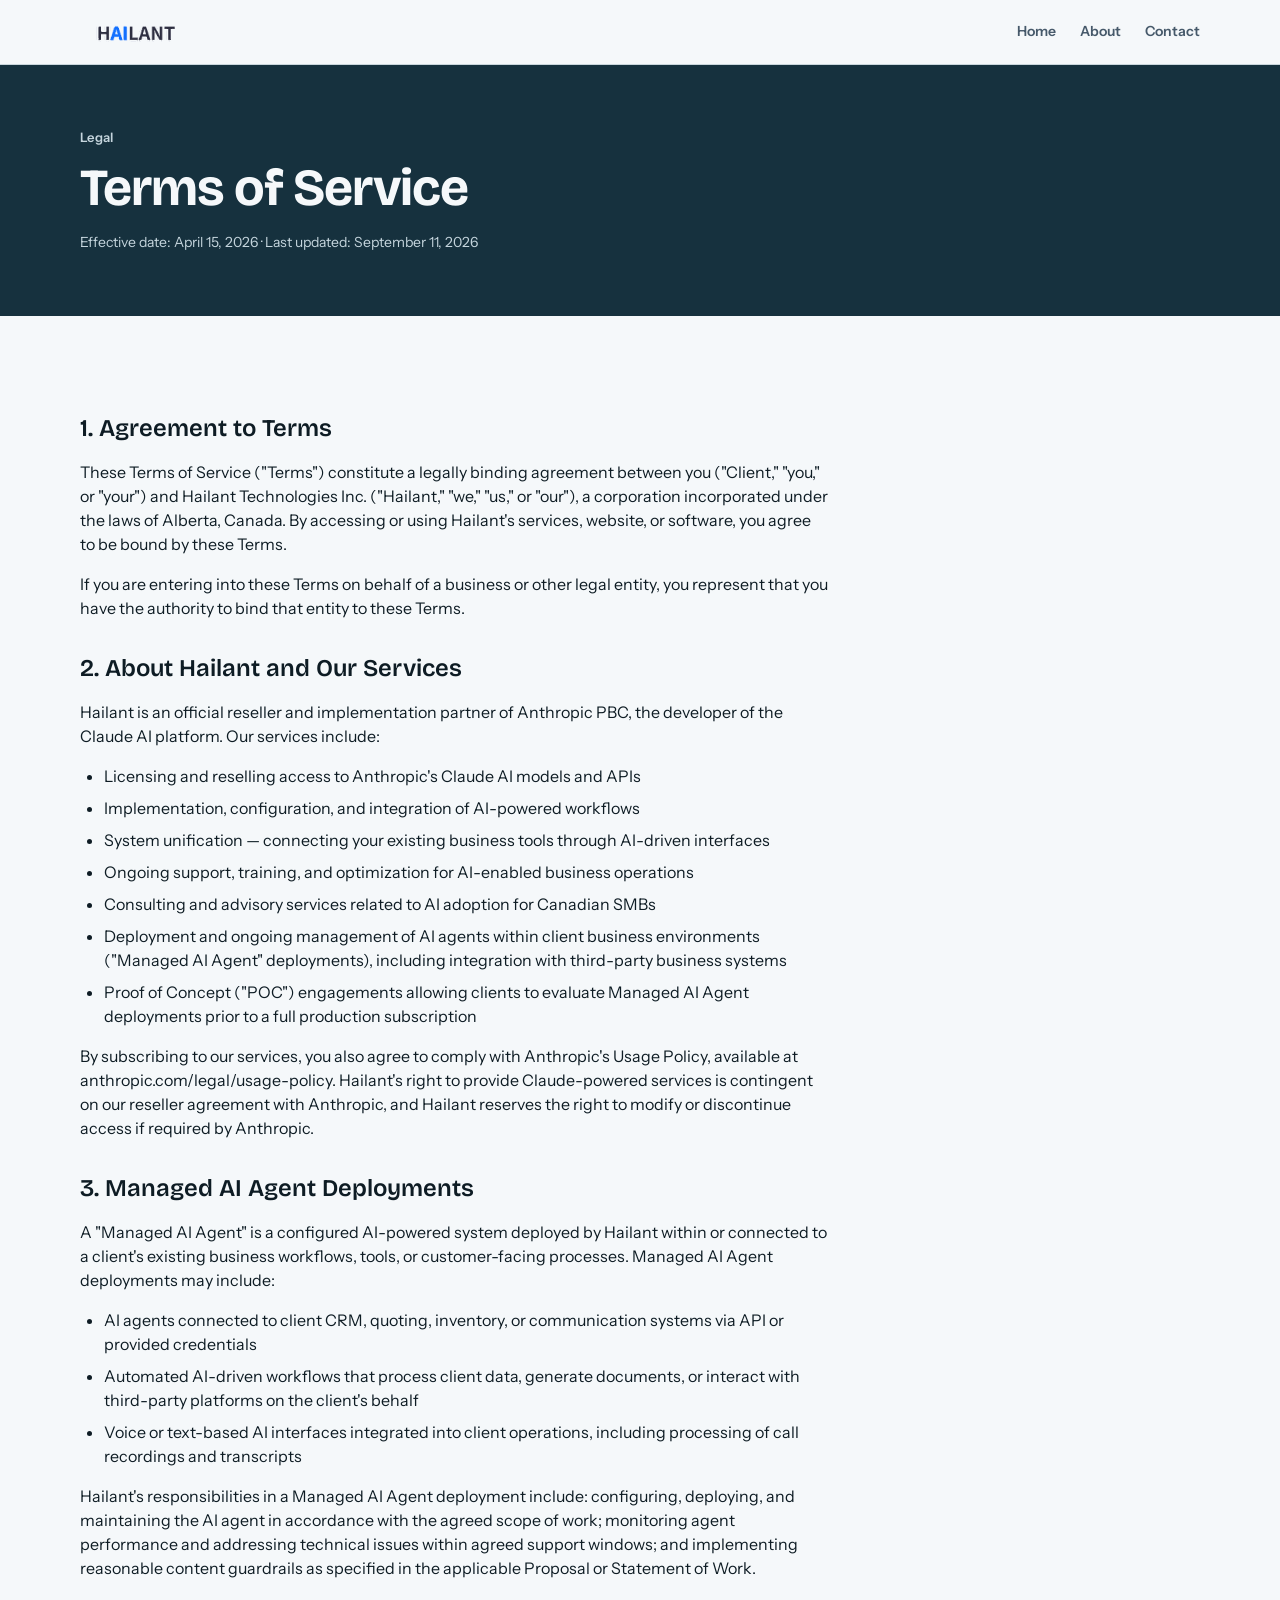
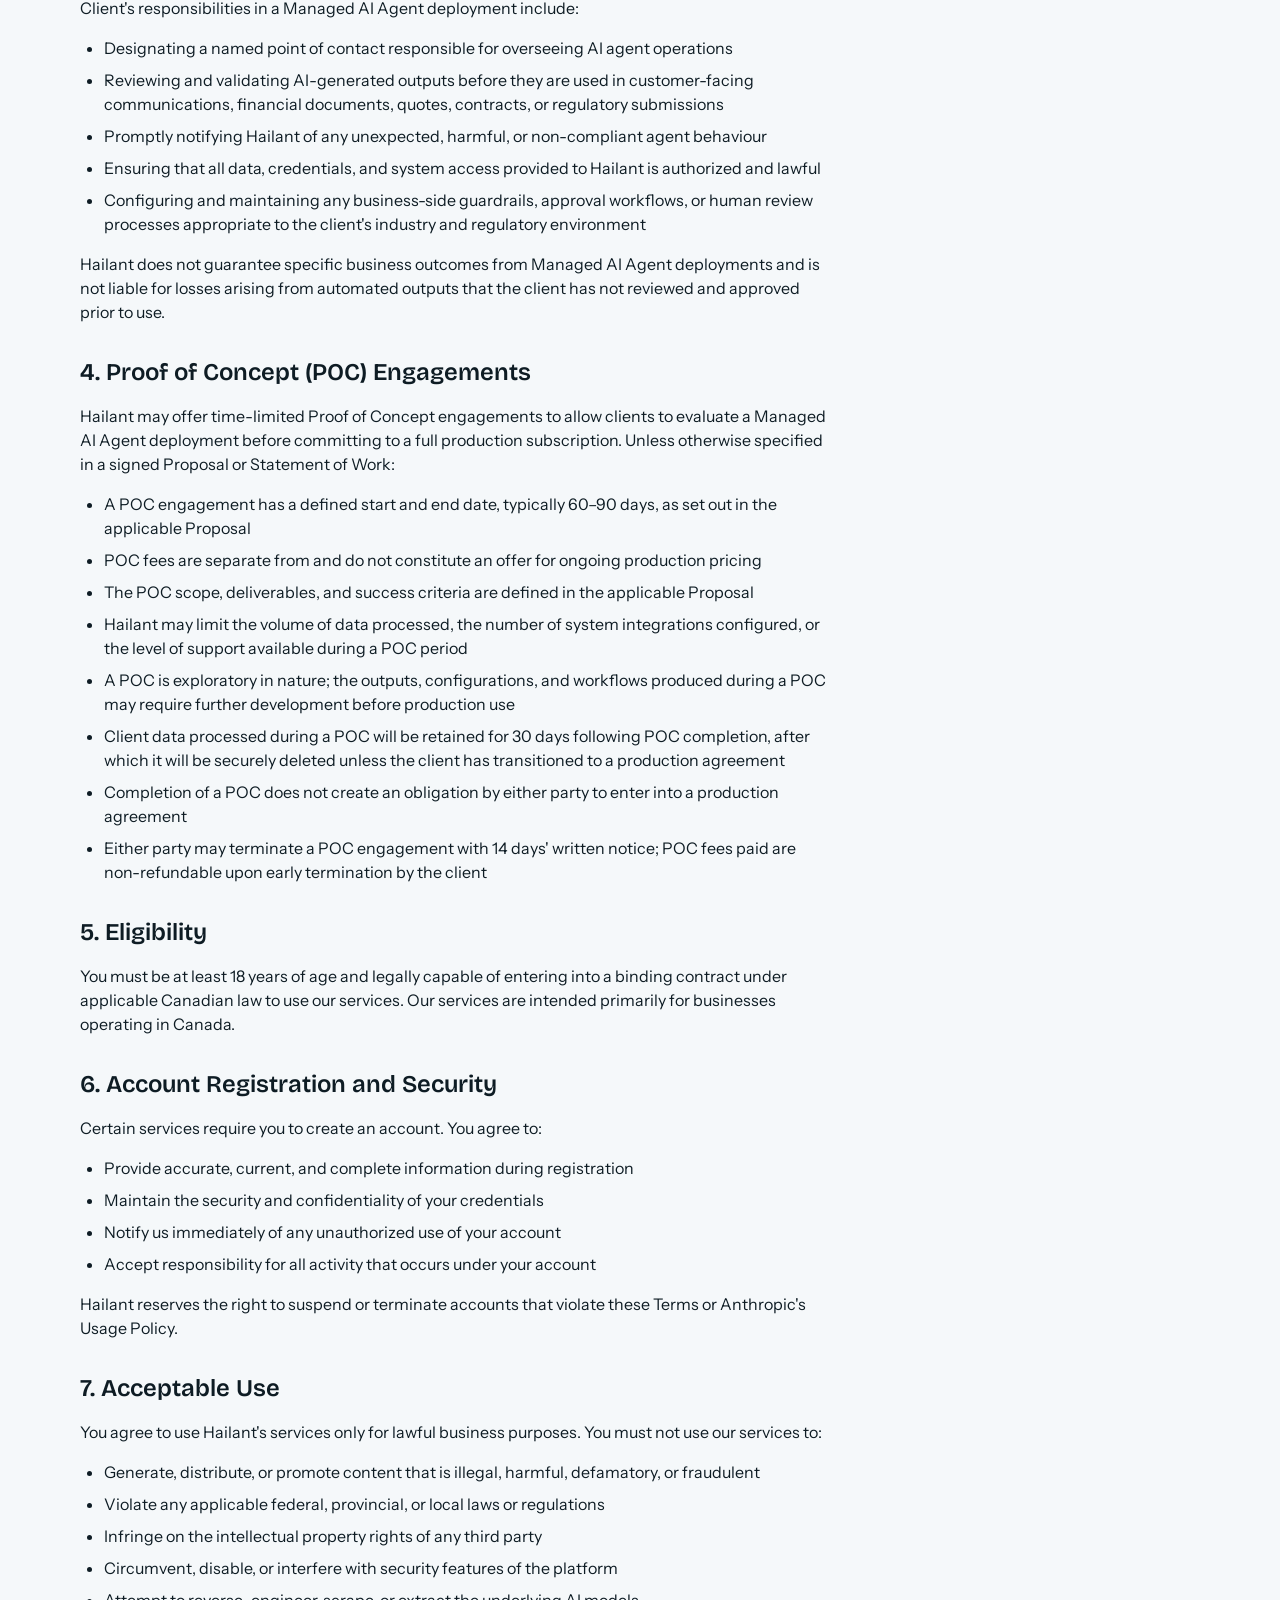
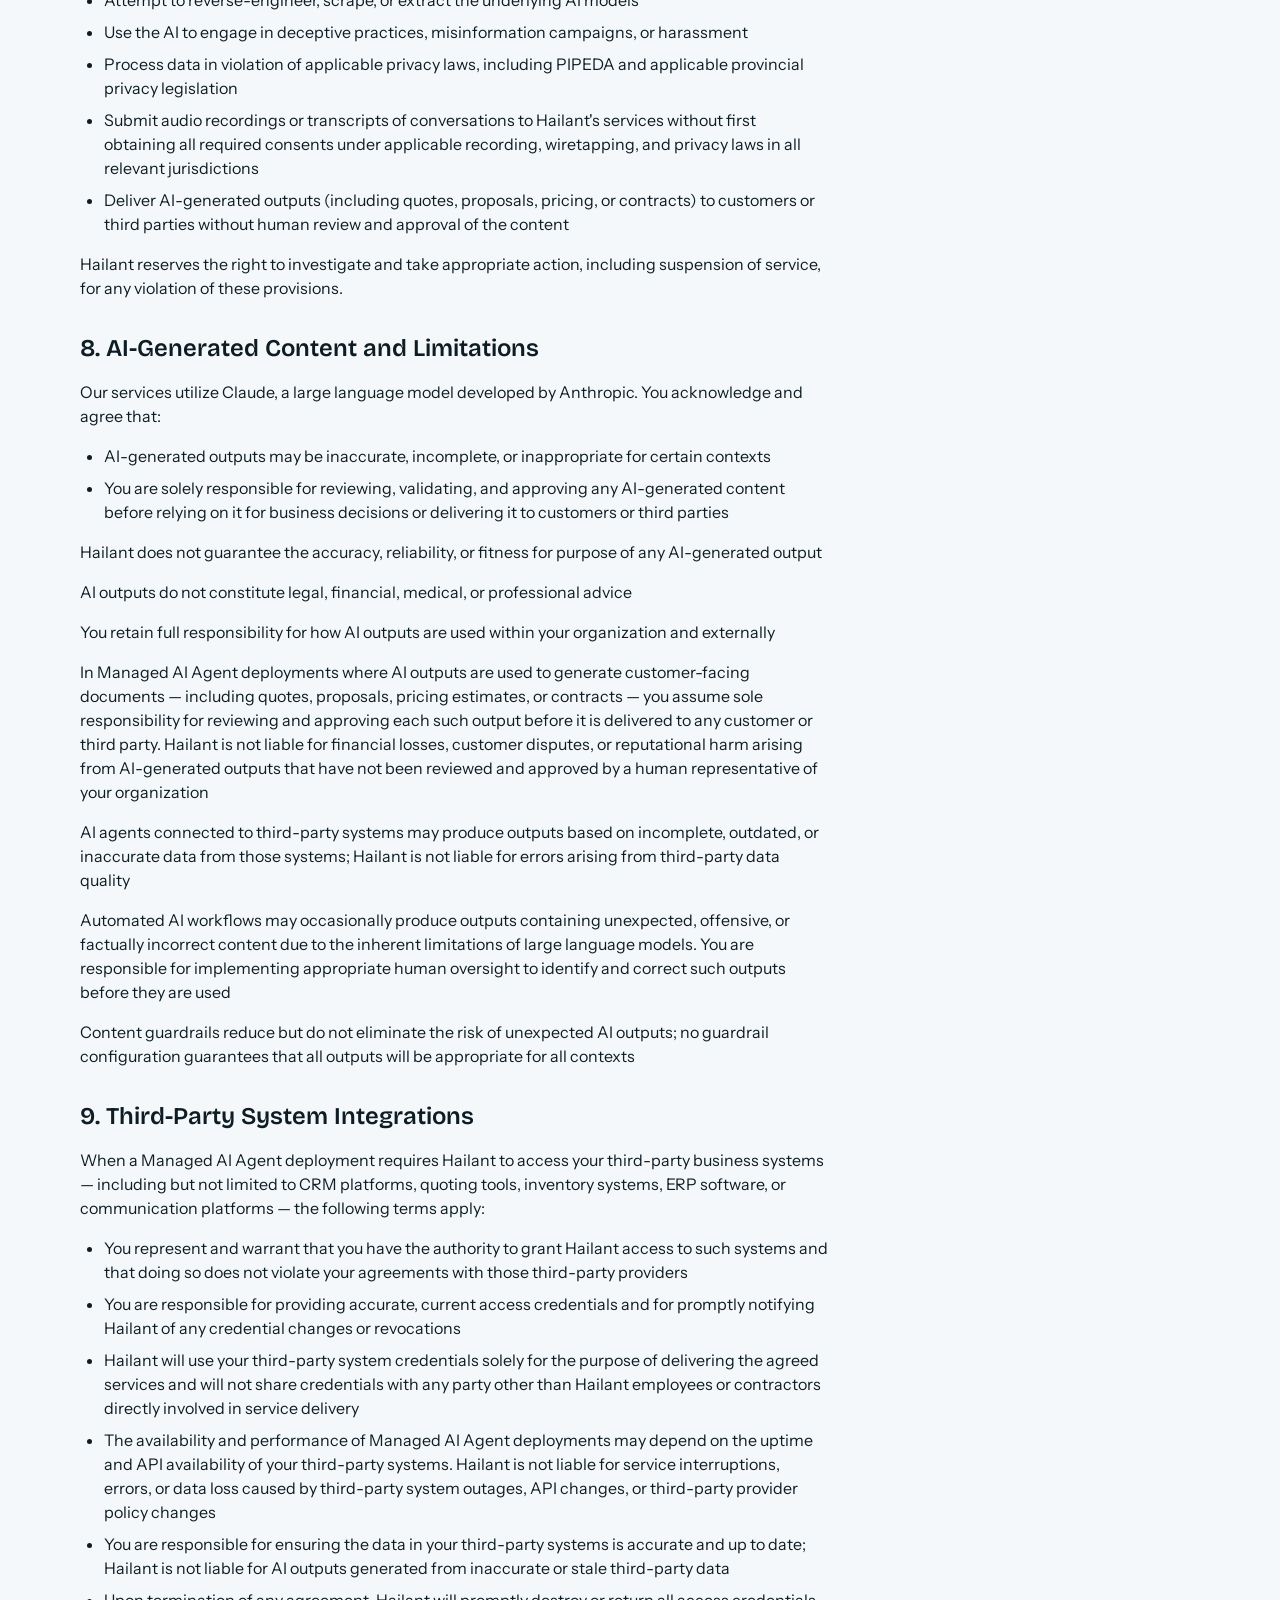
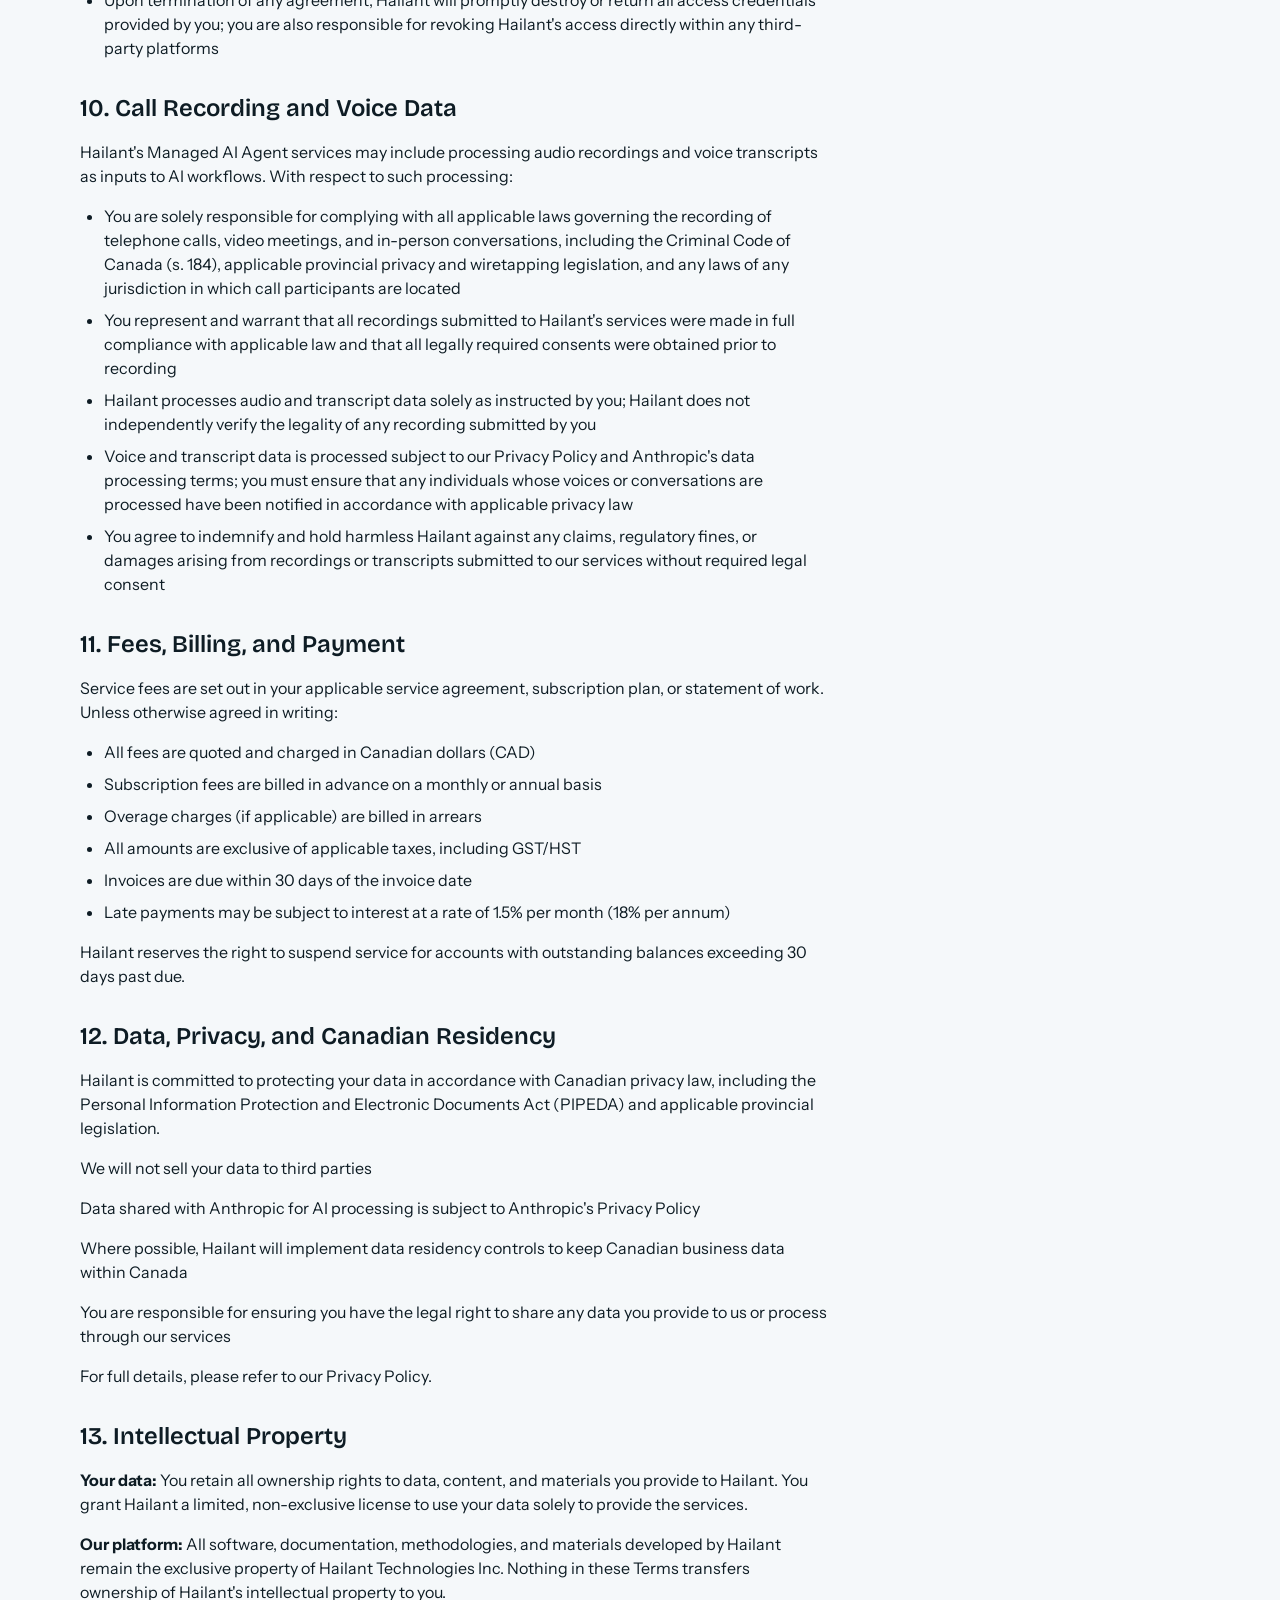
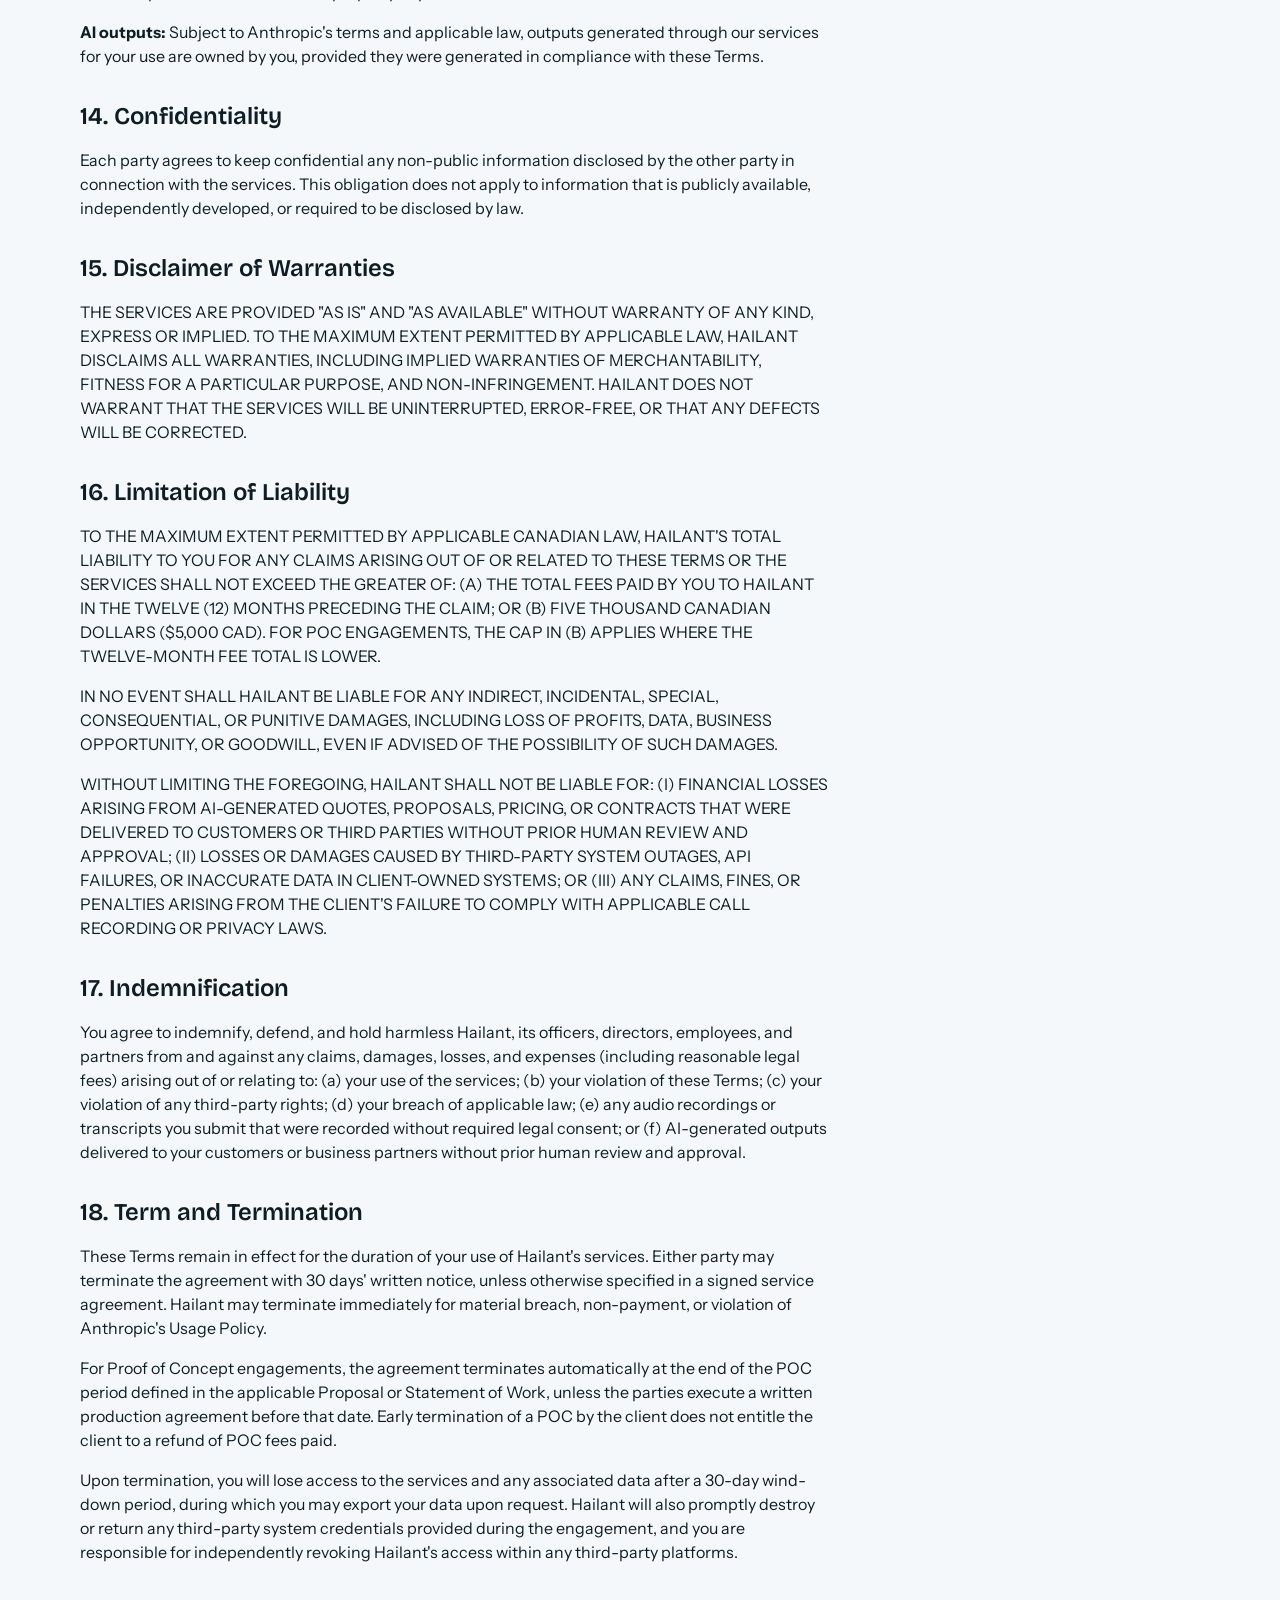
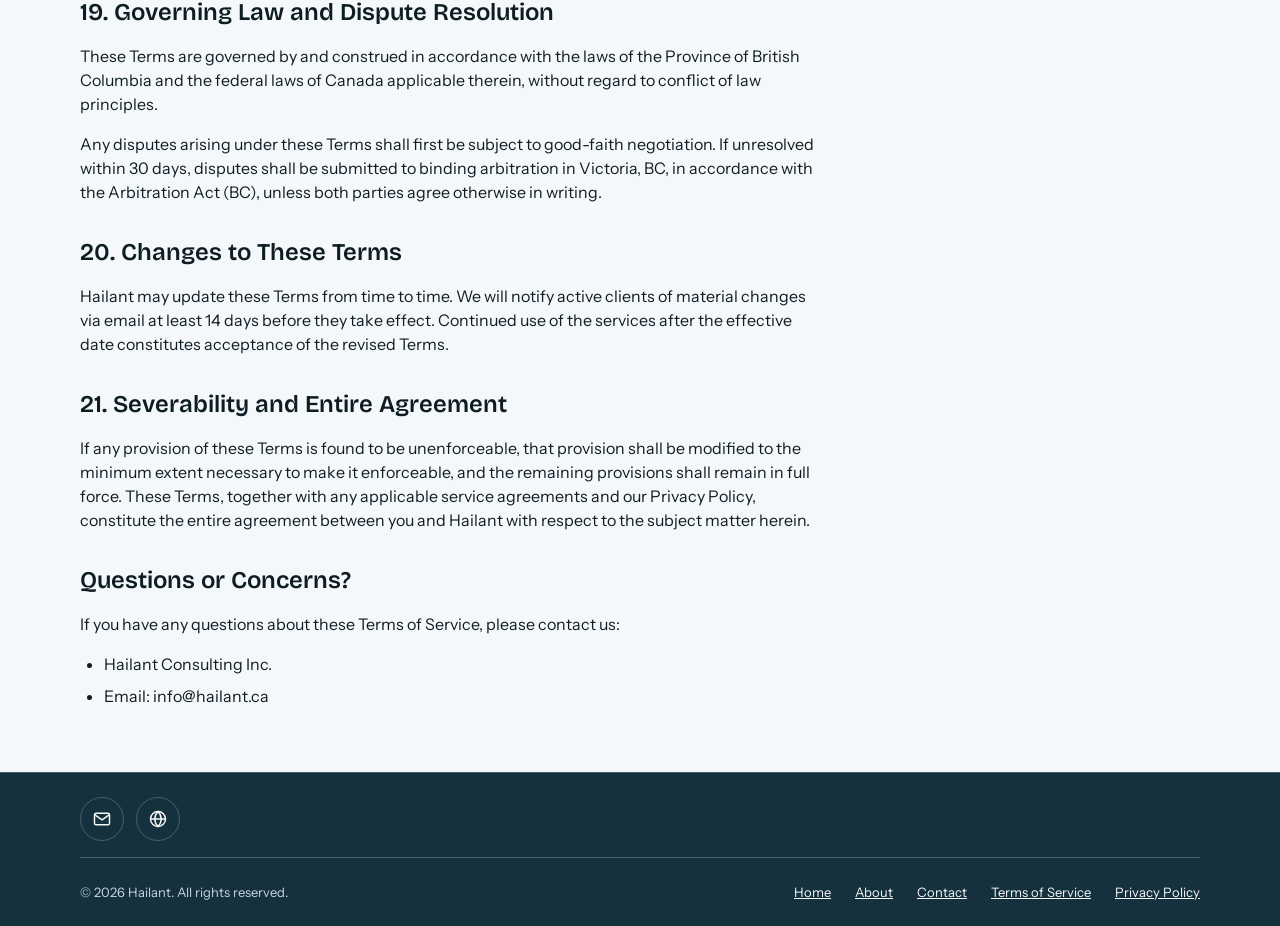
<file: terms.html>
<!doctype html>
<html lang="en-CA">
<head>
  <meta charset="utf-8">
  <meta name="viewport" content="width=device-width, initial-scale=1">
  <meta name="color-scheme" content="light dark">
  <title>Terms of Service | Hailant</title>
  <meta name="description" content="The terms that apply when you use Hailant's website, services, and Managed AI Agent deployments.">
  <script>document.documentElement.classList.add('js');</script>
  <link rel="preconnect" href="https://fonts.googleapis.com">
  <link rel="preconnect" href="https://fonts.gstatic.com" crossorigin>
  <link href="https://fonts.googleapis.com/css2?family=Bricolage+Grotesque:wght@600;700&family=Instrument+Sans:wght@400;600&display=swap" rel="stylesheet">
  <link rel="stylesheet" href="styles.css">
</head>
<body>
  <a class="skip-link" href="#main">Skip to content</a>

  <header class="site-header">
    <div class="container">
      <a class="logo" href="index.html" aria-label="Hailant, home"><img src="hailant-logo.png" alt="Hailant" class="logo-img"></a>
      <button class="menu-toggle" type="button" aria-expanded="false" aria-controls="site-nav">
        <span class="menu-toggle-bars" aria-hidden="true"></span>
        Menu
      </button>
      <nav class="site-nav" id="site-nav" aria-label="Primary">
        <ul class="nav-list">
          <li><a href="index.html">Home</a></li>
          <li><a href="about.html">About</a></li>
          <li><a href="contact.html">Contact</a></li>
        </ul>
      </nav>
    </div>
  </header>

  <main id="main">
    <section class="page-hero on-storm" aria-labelledby="page-title">
      <div class="container">
        <p class="eyebrow">Legal</p>
        <h1 id="page-title">Terms of Service</h1>
        <p class="post-meta">Effective date: April 15, 2026 &middot; Last updated: September 11, 2026</p>
      </div>
    </section>

    <section class="section">
      <div class="container">
        <article class="post-body">
          <h2 id="s1">1. Agreement to Terms</h2>
          <p>These Terms of Service (&quot;Terms&quot;) constitute a legally binding agreement between you (&quot;Client,&quot; &quot;you,&quot; or &quot;your&quot;) and Hailant Technologies Inc. (&quot;Hailant,&quot; &quot;we,&quot; &quot;us,&quot; or &quot;our&quot;), a corporation incorporated under the laws of Alberta, Canada. By accessing or using Hailant&#x27;s services, website, or software, you agree to be bound by these Terms.</p>
          <p>If you are entering into these Terms on behalf of a business or other legal entity, you represent that you have the authority to bind that entity to these Terms.</p>
          <h2 id="s2">2. About Hailant and Our Services</h2>
          <p>Hailant is an official reseller and implementation partner of Anthropic PBC, the developer of the Claude AI platform. Our services include:</p>
          <ul>
            <li>Licensing and reselling access to Anthropic&#x27;s Claude AI models and APIs</li>
            <li>Implementation, configuration, and integration of AI-powered workflows</li>
            <li>System unification — connecting your existing business tools through AI-driven interfaces</li>
            <li>Ongoing support, training, and optimization for AI-enabled business operations</li>
            <li>Consulting and advisory services related to AI adoption for Canadian SMBs</li>
            <li>Deployment and ongoing management of AI agents within client business environments (&quot;Managed AI Agent&quot; deployments), including integration with third-party business systems</li>
            <li>Proof of Concept (&quot;POC&quot;) engagements allowing clients to evaluate Managed AI Agent deployments prior to a full production subscription</li>
          </ul>
          <p>By subscribing to our services, you also agree to comply with Anthropic&#x27;s Usage Policy, available at anthropic.com/legal/usage-policy. Hailant&#x27;s right to provide Claude-powered services is contingent on our reseller agreement with Anthropic, and Hailant reserves the right to modify or discontinue access if required by Anthropic.</p>
          <h2 id="s3">3. Managed AI Agent Deployments</h2>
          <p>A &quot;Managed AI Agent&quot; is a configured AI-powered system deployed by Hailant within or connected to a client&#x27;s existing business workflows, tools, or customer-facing processes. Managed AI Agent deployments may include:</p>
          <ul>
            <li>AI agents connected to client CRM, quoting, inventory, or communication systems via API or provided credentials</li>
            <li>Automated AI-driven workflows that process client data, generate documents, or interact with third-party platforms on the client&#x27;s behalf</li>
            <li>Voice or text-based AI interfaces integrated into client operations, including processing of call recordings and transcripts</li>
          </ul>
          <p>Hailant&#x27;s responsibilities in a Managed AI Agent deployment include: configuring, deploying, and maintaining the AI agent in accordance with the agreed scope of work; monitoring agent performance and addressing technical issues within agreed support windows; and implementing reasonable content guardrails as specified in the applicable Proposal or Statement of Work.</p>
          <p>Client&#x27;s responsibilities in a Managed AI Agent deployment include:</p>
          <ul>
            <li>Designating a named point of contact responsible for overseeing AI agent operations</li>
            <li>Reviewing and validating AI-generated outputs before they are used in customer-facing communications, financial documents, quotes, contracts, or regulatory submissions</li>
            <li>Promptly notifying Hailant of any unexpected, harmful, or non-compliant agent behaviour</li>
            <li>Ensuring that all data, credentials, and system access provided to Hailant is authorized and lawful</li>
            <li>Configuring and maintaining any business-side guardrails, approval workflows, or human review processes appropriate to the client&#x27;s industry and regulatory environment</li>
          </ul>
          <p>Hailant does not guarantee specific business outcomes from Managed AI Agent deployments and is not liable for losses arising from automated outputs that the client has not reviewed and approved prior to use.</p>
          <h2 id="s4">4. Proof of Concept (POC) Engagements</h2>
          <p>Hailant may offer time-limited Proof of Concept engagements to allow clients to evaluate a Managed AI Agent deployment before committing to a full production subscription. Unless otherwise specified in a signed Proposal or Statement of Work:</p>
          <ul>
            <li>A POC engagement has a defined start and end date, typically 60–90 days, as set out in the applicable Proposal</li>
            <li>POC fees are separate from and do not constitute an offer for ongoing production pricing</li>
            <li>The POC scope, deliverables, and success criteria are defined in the applicable Proposal</li>
            <li>Hailant may limit the volume of data processed, the number of system integrations configured, or the level of support available during a POC period</li>
            <li>A POC is exploratory in nature; the outputs, configurations, and workflows produced during a POC may require further development before production use</li>
            <li>Client data processed during a POC will be retained for 30 days following POC completion, after which it will be securely deleted unless the client has transitioned to a production agreement</li>
            <li>Completion of a POC does not create an obligation by either party to enter into a production agreement</li>
            <li>Either party may terminate a POC engagement with 14 days&#x27; written notice; POC fees paid are non-refundable upon early termination by the client</li>
          </ul>
          <h2 id="s5">5. Eligibility</h2>
          <p>You must be at least 18 years of age and legally capable of entering into a binding contract under applicable Canadian law to use our services. Our services are intended primarily for businesses operating in Canada.</p>
          <h2 id="s6">6. Account Registration and Security</h2>
          <p>Certain services require you to create an account. You agree to:</p>
          <ul>
            <li>Provide accurate, current, and complete information during registration</li>
            <li>Maintain the security and confidentiality of your credentials</li>
            <li>Notify us immediately of any unauthorized use of your account</li>
            <li>Accept responsibility for all activity that occurs under your account</li>
          </ul>
          <p>Hailant reserves the right to suspend or terminate accounts that violate these Terms or Anthropic&#x27;s Usage Policy.</p>
          <h2 id="s7">7. Acceptable Use</h2>
          <p>You agree to use Hailant&#x27;s services only for lawful business purposes. You must not use our services to:</p>
          <ul>
            <li>Generate, distribute, or promote content that is illegal, harmful, defamatory, or fraudulent</li>
            <li>Violate any applicable federal, provincial, or local laws or regulations</li>
            <li>Infringe on the intellectual property rights of any third party</li>
            <li>Circumvent, disable, or interfere with security features of the platform</li>
            <li>Attempt to reverse-engineer, scrape, or extract the underlying AI models</li>
            <li>Use the AI to engage in deceptive practices, misinformation campaigns, or harassment</li>
            <li>Process data in violation of applicable privacy laws, including PIPEDA and applicable provincial privacy legislation</li>
            <li>Submit audio recordings or transcripts of conversations to Hailant&#x27;s services without first obtaining all required consents under applicable recording, wiretapping, and privacy laws in all relevant jurisdictions</li>
            <li>Deliver AI-generated outputs (including quotes, proposals, pricing, or contracts) to customers or third parties without human review and approval of the content</li>
          </ul>
          <p>Hailant reserves the right to investigate and take appropriate action, including suspension of service, for any violation of these provisions.</p>
          <h2 id="s8">8. AI-Generated Content and Limitations</h2>
          <p>Our services utilize Claude, a large language model developed by Anthropic. You acknowledge and agree that:</p>
          <ul>
            <li>AI-generated outputs may be inaccurate, incomplete, or inappropriate for certain contexts</li>
            <li>You are solely responsible for reviewing, validating, and approving any AI-generated content before relying on it for business decisions or delivering it to customers or third parties</li>
          </ul>
          <p>Hailant does not guarantee the accuracy, reliability, or fitness for purpose of any AI-generated output</p>
          <p>AI outputs do not constitute legal, financial, medical, or professional advice</p>
          <p>You retain full responsibility for how AI outputs are used within your organization and externally</p>
          <p>In Managed AI Agent deployments where AI outputs are used to generate customer-facing documents — including quotes, proposals, pricing estimates, or contracts — you assume sole responsibility for reviewing and approving each such output before it is delivered to any customer or third party. Hailant is not liable for financial losses, customer disputes, or reputational harm arising from AI-generated outputs that have not been reviewed and approved by a human representative of your organization</p>
          <p>AI agents connected to third-party systems may produce outputs based on incomplete, outdated, or inaccurate data from those systems; Hailant is not liable for errors arising from third-party data quality</p>
          <p>Automated AI workflows may occasionally produce outputs containing unexpected, offensive, or factually incorrect content due to the inherent limitations of large language models. You are responsible for implementing appropriate human oversight to identify and correct such outputs before they are used</p>
          <p>Content guardrails reduce but do not eliminate the risk of unexpected AI outputs; no guardrail configuration guarantees that all outputs will be appropriate for all contexts</p>
          <h2 id="s9">9. Third-Party System Integrations</h2>
          <p>When a Managed AI Agent deployment requires Hailant to access your third-party business systems — including but not limited to CRM platforms, quoting tools, inventory systems, ERP software, or communication platforms — the following terms apply:</p>
          <ul>
            <li>You represent and warrant that you have the authority to grant Hailant access to such systems and that doing so does not violate your agreements with those third-party providers</li>
            <li>You are responsible for providing accurate, current access credentials and for promptly notifying Hailant of any credential changes or revocations</li>
            <li>Hailant will use your third-party system credentials solely for the purpose of delivering the agreed services and will not share credentials with any party other than Hailant employees or contractors directly involved in service delivery</li>
            <li>The availability and performance of Managed AI Agent deployments may depend on the uptime and API availability of your third-party systems. Hailant is not liable for service interruptions, errors, or data loss caused by third-party system outages, API changes, or third-party provider policy changes</li>
            <li>You are responsible for ensuring the data in your third-party systems is accurate and up to date; Hailant is not liable for AI outputs generated from inaccurate or stale third-party data</li>
            <li>Upon termination of any agreement, Hailant will promptly destroy or return all access credentials provided by you; you are also responsible for revoking Hailant&#x27;s access directly within any third-party platforms</li>
          </ul>
          <h2 id="s10">10. Call Recording and Voice Data</h2>
          <p>Hailant&#x27;s Managed AI Agent services may include processing audio recordings and voice transcripts as inputs to AI workflows. With respect to such processing:</p>
          <ul>
            <li>You are solely responsible for complying with all applicable laws governing the recording of telephone calls, video meetings, and in-person conversations, including the Criminal Code of Canada (s. 184), applicable provincial privacy and wiretapping legislation, and any laws of any jurisdiction in which call participants are located</li>
            <li>You represent and warrant that all recordings submitted to Hailant&#x27;s services were made in full compliance with applicable law and that all legally required consents were obtained prior to recording</li>
            <li>Hailant processes audio and transcript data solely as instructed by you; Hailant does not independently verify the legality of any recording submitted by you</li>
            <li>Voice and transcript data is processed subject to our Privacy Policy and Anthropic&#x27;s data processing terms; you must ensure that any individuals whose voices or conversations are processed have been notified in accordance with applicable privacy law</li>
            <li>You agree to indemnify and hold harmless Hailant against any claims, regulatory fines, or damages arising from recordings or transcripts submitted to our services without required legal consent</li>
          </ul>
          <h2 id="s11">11. Fees, Billing, and Payment</h2>
          <p>Service fees are set out in your applicable service agreement, subscription plan, or statement of work. Unless otherwise agreed in writing:</p>
          <ul>
            <li>All fees are quoted and charged in Canadian dollars (CAD)</li>
            <li>Subscription fees are billed in advance on a monthly or annual basis</li>
            <li>Overage charges (if applicable) are billed in arrears</li>
            <li>All amounts are exclusive of applicable taxes, including GST/HST</li>
            <li>Invoices are due within 30 days of the invoice date</li>
            <li>Late payments may be subject to interest at a rate of 1.5% per month (18% per annum)</li>
          </ul>
          <p>Hailant reserves the right to suspend service for accounts with outstanding balances exceeding 30 days past due.</p>
          <h2 id="s12">12. Data, Privacy, and Canadian Residency</h2>
          <p>Hailant is committed to protecting your data in accordance with Canadian privacy law, including the Personal Information Protection and Electronic Documents Act (PIPEDA) and applicable provincial legislation.</p>
          <p>We will not sell your data to third parties</p>
          <p>Data shared with Anthropic for AI processing is subject to Anthropic&#x27;s Privacy Policy</p>
          <p>Where possible, Hailant will implement data residency controls to keep Canadian business data within Canada</p>
          <p>You are responsible for ensuring you have the legal right to share any data you provide to us or process through our services</p>
          <p>For full details, please refer to our Privacy Policy.</p>
          <h2 id="s13">13. Intellectual Property</h2>
          <p><strong>Your data:</strong> You retain all ownership rights to data, content, and materials you provide to Hailant. You grant Hailant a limited, non-exclusive license to use your data solely to provide the services.</p>
          <p><strong>Our platform:</strong> All software, documentation, methodologies, and materials developed by Hailant remain the exclusive property of Hailant Technologies Inc. Nothing in these Terms transfers ownership of Hailant&#x27;s intellectual property to you.</p>
          <p><strong>AI outputs:</strong> Subject to Anthropic&#x27;s terms and applicable law, outputs generated through our services for your use are owned by you, provided they were generated in compliance with these Terms.</p>
          <h2 id="s14">14. Confidentiality</h2>
          <p>Each party agrees to keep confidential any non-public information disclosed by the other party in connection with the services. This obligation does not apply to information that is publicly available, independently developed, or required to be disclosed by law.</p>
          <h2 id="s15">15. Disclaimer of Warranties</h2>
          <p>THE SERVICES ARE PROVIDED &quot;AS IS&quot; AND &quot;AS AVAILABLE&quot; WITHOUT WARRANTY OF ANY KIND, EXPRESS OR IMPLIED. TO THE MAXIMUM EXTENT PERMITTED BY APPLICABLE LAW, HAILANT DISCLAIMS ALL WARRANTIES, INCLUDING IMPLIED WARRANTIES OF MERCHANTABILITY, FITNESS FOR A PARTICULAR PURPOSE, AND NON-INFRINGEMENT. HAILANT DOES NOT WARRANT THAT THE SERVICES WILL BE UNINTERRUPTED, ERROR-FREE, OR THAT ANY DEFECTS WILL BE CORRECTED.</p>
          <h2 id="s16">16. Limitation of Liability</h2>
          <p>TO THE MAXIMUM EXTENT PERMITTED BY APPLICABLE CANADIAN LAW, HAILANT&#x27;S TOTAL LIABILITY TO YOU FOR ANY CLAIMS ARISING OUT OF OR RELATED TO THESE TERMS OR THE SERVICES SHALL NOT EXCEED THE GREATER OF: (A) THE TOTAL FEES PAID BY YOU TO HAILANT IN THE TWELVE (12) MONTHS PRECEDING THE CLAIM; OR (B) FIVE THOUSAND CANADIAN DOLLARS ($5,000 CAD). FOR POC ENGAGEMENTS, THE CAP IN (B) APPLIES WHERE THE TWELVE-MONTH FEE TOTAL IS LOWER.</p>
          <p>IN NO EVENT SHALL HAILANT BE LIABLE FOR ANY INDIRECT, INCIDENTAL, SPECIAL, CONSEQUENTIAL, OR PUNITIVE DAMAGES, INCLUDING LOSS OF PROFITS, DATA, BUSINESS OPPORTUNITY, OR GOODWILL, EVEN IF ADVISED OF THE POSSIBILITY OF SUCH DAMAGES.</p>
          <p>WITHOUT LIMITING THE FOREGOING, HAILANT SHALL NOT BE LIABLE FOR: (I) FINANCIAL LOSSES ARISING FROM AI-GENERATED QUOTES, PROPOSALS, PRICING, OR CONTRACTS THAT WERE DELIVERED TO CUSTOMERS OR THIRD PARTIES WITHOUT PRIOR HUMAN REVIEW AND APPROVAL; (II) LOSSES OR DAMAGES CAUSED BY THIRD-PARTY SYSTEM OUTAGES, API FAILURES, OR INACCURATE DATA IN CLIENT-OWNED SYSTEMS; OR (III) ANY CLAIMS, FINES, OR PENALTIES ARISING FROM THE CLIENT&#x27;S FAILURE TO COMPLY WITH APPLICABLE CALL RECORDING OR PRIVACY LAWS.</p>
          <h2 id="s17">17. Indemnification</h2>
          <p>You agree to indemnify, defend, and hold harmless Hailant, its officers, directors, employees, and partners from and against any claims, damages, losses, and expenses (including reasonable legal fees) arising out of or relating to: (a) your use of the services; (b) your violation of these Terms; (c) your violation of any third-party rights; (d) your breach of applicable law; (e) any audio recordings or transcripts you submit that were recorded without required legal consent; or (f) AI-generated outputs delivered to your customers or business partners without prior human review and approval.</p>
          <h2 id="s18">18. Term and Termination</h2>
          <p>These Terms remain in effect for the duration of your use of Hailant&#x27;s services. Either party may terminate the agreement with 30 days&#x27; written notice, unless otherwise specified in a signed service agreement. Hailant may terminate immediately for material breach, non-payment, or violation of Anthropic&#x27;s Usage Policy.</p>
          <p>For Proof of Concept engagements, the agreement terminates automatically at the end of the POC period defined in the applicable Proposal or Statement of Work, unless the parties execute a written production agreement before that date. Early termination of a POC by the client does not entitle the client to a refund of POC fees paid.</p>
          <p>Upon termination, you will lose access to the services and any associated data after a 30-day wind-down period, during which you may export your data upon request. Hailant will also promptly destroy or return any third-party system credentials provided during the engagement, and you are responsible for independently revoking Hailant&#x27;s access within any third-party platforms.</p>
          <h2 id="s19">19. Governing Law and Dispute Resolution</h2>
          <p>These Terms are governed by and construed in accordance with the laws of the Province of British Columbia and the federal laws of Canada applicable therein, without regard to conflict of law principles.</p>
          <p>Any disputes arising under these Terms shall first be subject to good-faith negotiation. If unresolved within 30 days, disputes shall be submitted to binding arbitration in Victoria, BC, in accordance with the Arbitration Act (BC), unless both parties agree otherwise in writing.</p>
          <h2 id="s20">20. Changes to These Terms</h2>
          <p>Hailant may update these Terms from time to time. We will notify active clients of material changes via email at least 14 days before they take effect. Continued use of the services after the effective date constitutes acceptance of the revised Terms.</p>
          <h2 id="s21">21. Severability and Entire Agreement</h2>
          <p>If any provision of these Terms is found to be unenforceable, that provision shall be modified to the minimum extent necessary to make it enforceable, and the remaining provisions shall remain in full force. These Terms, together with any applicable service agreements and our Privacy Policy, constitute the entire agreement between you and Hailant with respect to the subject matter herein.</p>
          <h2 id="questions">Questions or Concerns?</h2>
          <p>If you have any questions about these Terms of Service, please contact us:</p>
          <ul>
            <li>Hailant Consulting Inc.</li>
            <li>Email: info@hailant.ca</li>
          </ul>
        </article>
      </div>
    </section>
  </main>

  <footer class="site-footer">
    <div class="container social-row">
      <!-- Social icons (Facebook, Instagram, YouTube, LinkedIn, X, TikTok) are on the social-icons branch until live profile links are ready. -->
      <ul class="social-links" aria-label="Find us online">
          <li><a href="mailto:info@hailant.ca" aria-label="Email" title="Email"><svg viewBox="0 0 24 24" width="18" height="18" fill="none" stroke="currentColor" stroke-width="1.75" stroke-linecap="round" stroke-linejoin="round" aria-hidden="true" focusable="false"><rect x="3" y="5" width="18" height="14" rx="2"/><path d="M3.5 7l8.5 6 8.5-6"/></svg></a></li>
          <li><a href="https://hailant.ca" aria-label="Website" title="Website"><svg viewBox="0 0 24 24" width="18" height="18" fill="none" stroke="currentColor" stroke-width="1.75" stroke-linecap="round" stroke-linejoin="round" aria-hidden="true" focusable="false"><circle cx="12" cy="12" r="9"/><path d="M3 12h18"/><path d="M12 3c2.5 2.6 3.8 5.6 3.8 9s-1.3 6.4-3.8 9c-2.5-2.6-3.8-5.6-3.8-9S9.5 5.6 12 3z"/></svg></a></li>
      </ul>
    </div>
    <div class="container">
      <p>&copy; 2026 Hailant. All rights reserved.</p>
      <nav aria-label="Footer">
        <ul class="footer-nav">
          <li><a href="index.html">Home</a></li>
          <li><a href="about.html">About</a></li>
          <li><a href="contact.html">Contact</a></li>
          <li><a href="terms.html">Terms of Service</a></li>
          <li><a href="privacy.html">Privacy Policy</a></li>
        </ul>
      </nav>
    </div>
  </footer>

  <script src="site.js"></script>
</body>
</html>
</file>
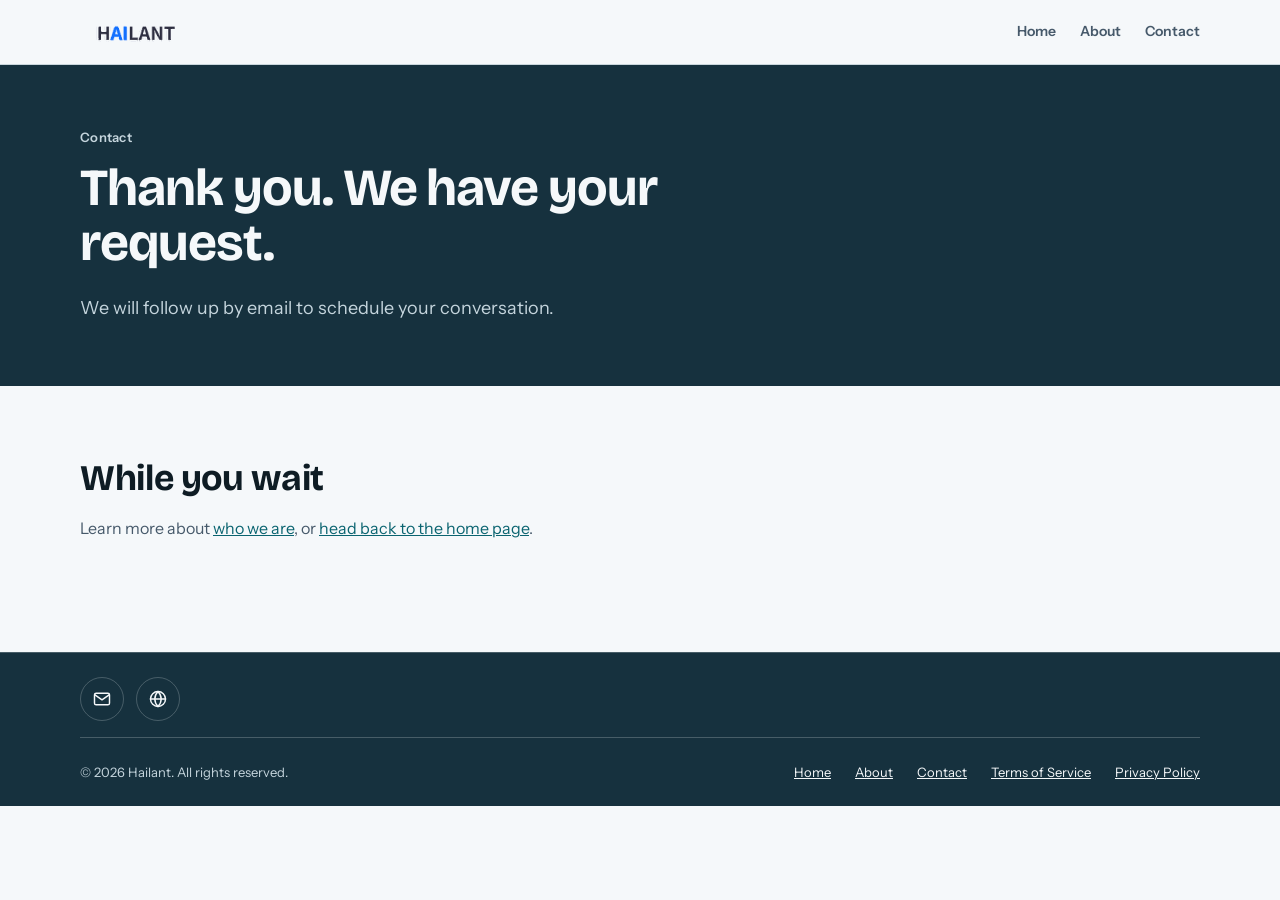
<file: thanks.html>
<!doctype html>
<html lang="en-CA">
<head>
  <meta charset="utf-8">
  <meta name="viewport" content="width=device-width, initial-scale=1">
  <meta name="color-scheme" content="light dark">
  <title>Thank you | Hailant</title>
  <meta name="description" content="Thanks for contacting Hailant.">
  <meta name="robots" content="noindex">
  <script>document.documentElement.classList.add('js');</script>
  <link rel="preconnect" href="https://fonts.googleapis.com">
  <link rel="preconnect" href="https://fonts.gstatic.com" crossorigin>
  <link href="https://fonts.googleapis.com/css2?family=Bricolage+Grotesque:wght@600;700&family=Instrument+Sans:wght@400;600&display=swap" rel="stylesheet">
  <link rel="stylesheet" href="styles.css">
</head>
<body>
  <a class="skip-link" href="#main">Skip to content</a>

  <header class="site-header">
    <div class="container">
      <a class="logo" href="index.html" aria-label="Hailant, home"><img src="hailant-logo.png" alt="Hailant" class="logo-img"></a>
      <button class="menu-toggle" type="button" aria-expanded="false" aria-controls="site-nav">
        <span class="menu-toggle-bars" aria-hidden="true"></span>
        Menu
      </button>
      <nav class="site-nav" id="site-nav" aria-label="Primary">
        <ul class="nav-list">
          <li><a href="index.html">Home</a></li>
          <li><a href="about.html">About</a></li>
          <li><a href="contact.html">Contact</a></li>
        </ul>
      </nav>
    </div>
  </header>

  <main id="main">
    <section class="page-hero on-storm" aria-labelledby="page-title">
      <div class="container">
        <p class="eyebrow">Contact</p>
        <h1 id="page-title">Thank you. We have your request.</h1>
        <p class="hero-lede">We will follow up by email to schedule your conversation.</p>
      </div>
    </section>

    <section class="section">
      <div class="container">
        <div class="section-head">
          <h2>While you wait</h2>
          <p>Learn more about <a href="about.html">who we are</a>, or <a href="index.html">head back to the home page</a>.</p>
        </div>
      </div>
    </section>
  </main>

  <footer class="site-footer">
    <div class="container social-row">
      <!-- Social icons (Facebook, Instagram, YouTube, LinkedIn, X, TikTok) are on the social-icons branch until live profile links are ready. -->
      <ul class="social-links" aria-label="Find us online">
          <li><a href="mailto:info@hailant.ca" aria-label="Email" title="Email"><svg viewBox="0 0 24 24" width="18" height="18" fill="none" stroke="currentColor" stroke-width="1.75" stroke-linecap="round" stroke-linejoin="round" aria-hidden="true" focusable="false"><rect x="3" y="5" width="18" height="14" rx="2"/><path d="M3.5 7l8.5 6 8.5-6"/></svg></a></li>
          <li><a href="https://hailant.ca" aria-label="Website" title="Website"><svg viewBox="0 0 24 24" width="18" height="18" fill="none" stroke="currentColor" stroke-width="1.75" stroke-linecap="round" stroke-linejoin="round" aria-hidden="true" focusable="false"><circle cx="12" cy="12" r="9"/><path d="M3 12h18"/><path d="M12 3c2.5 2.6 3.8 5.6 3.8 9s-1.3 6.4-3.8 9c-2.5-2.6-3.8-5.6-3.8-9S9.5 5.6 12 3z"/></svg></a></li>
      </ul>
    </div>
    <div class="container">
      <p>&copy; 2026 Hailant. All rights reserved.</p>
      <nav aria-label="Footer">
        <ul class="footer-nav">
          <li><a href="index.html">Home</a></li>
          <li><a href="about.html">About</a></li>
          <li><a href="contact.html">Contact</a></li>
          <li><a href="terms.html">Terms of Service</a></li>
          <li><a href="privacy.html">Privacy Policy</a></li>
        </ul>
      </nav>
    </div>
  </footer>

  <script src="site.js"></script>
</body>
</html>
</file>
<file: styles.css>
/* ---------- Hailant design tokens ---------- */
:root {
  --surface: #f5f8fa;
  --surface-raised: #ffffff;
  --surface-sunken: #e3ecf0;
  --ink: #0e1c24;
  --ink-muted: #46596a;
  --border: #c9d6dc;
  --border-strong: #5f7b8b;
  --brand: #0a6470;
  --on-brand: #ffffff;
  --storm: #16313e;
  --on-storm: #f5f8fa;
  --on-storm-muted: #c5d5dd;
  --on-storm-line: rgba(245, 248, 250, 0.22);
  --accent: #f26a21;
  --on-accent: #0e1c24;
  --focus: #0a6470;
  --critical: #b42318;

  --space-1: 4px;
  --space-2: 8px;
  --space-3: 12px;
  --space-4: 16px;
  --space-6: 24px;
  --space-8: 32px;
  --space-12: 48px;
  --space-16: 64px;

  --radius-sm: 6px;
  --radius-md: 10px;
  --radius-lg: 16px;
  --radius-pill: 999px;

  --shadow-raised: 0 4px 16px rgba(14, 28, 36, 0.12);

  --font-display: "Bricolage Grotesque", "Avenir Next", "Segoe UI", system-ui, sans-serif;
  --font-sans: "Instrument Sans", "Segoe UI", system-ui, sans-serif;
}

@media (prefers-color-scheme: dark) {
  :root {
    --surface: #0b151b;
    --surface-raised: #12212a;
    --surface-sunken: #1b3340;
    --ink: #eaf2f5;
    --ink-muted: #a3b6c0;
    --border: #29414d;
    --border-strong: #6f8a97;
    --brand: #4fc3d0;
    --on-brand: #0b151b;
    --storm: #2d5d73;
    --on-storm: #eaf2f5;
    --on-storm-muted: #dbe8ee;
    --on-storm-line: rgba(234, 242, 245, 0.28);
    --accent: #ff8a4d;
    --on-accent: #0e1c24;
    --focus: #7fd8e2;
    --critical: #ff9188;
    --shadow-raised: 0 4px 16px rgba(0, 0, 0, 0.5);
  }
}

/* ---------- Base ---------- */
*, *::before, *::after { box-sizing: border-box; }

html {
  scroll-behavior: smooth;
  scroll-padding-top: 80px;
  -webkit-text-size-adjust: 100%;
}

body {
  margin: 0;
  background: var(--surface);
  color: var(--ink);
  font: 400 16px/24px var(--font-sans);
}

h1, h2, h3 {
  margin: 0;
  font-family: var(--font-display);
  color: inherit;
}

p { margin: 0; }
ul, ol { margin: 0; padding: 0; list-style: none; }
a { color: var(--brand); }

:focus-visible {
  outline: 2px solid var(--focus);
  outline-offset: 2px;
}

.on-storm :focus-visible,
.site-footer :focus-visible { outline-color: var(--on-storm); }

.container {
  width: min(1120px, 100% - 2 * var(--space-4));
  margin-inline: auto;
}

.skip-link {
  position: absolute;
  left: var(--space-4);
  top: -80px;
  z-index: 20;
  padding: var(--space-3) var(--space-4);
  background: var(--brand);
  color: var(--on-brand);
  border-radius: var(--radius-md);
  font-weight: 600;
  text-decoration: none;
}
.skip-link:focus { top: var(--space-2); }

.eyebrow {
  font-size: 13px;
  line-height: 16px;
  font-weight: 600;
  letter-spacing: 0.02em;
  color: var(--brand);
}
.on-storm .eyebrow { color: var(--on-storm-muted); }

.section { padding-block: var(--space-16); }

.section-head { max-width: 680px; margin-bottom: var(--space-12); }
.section-head h2 {
  margin-top: var(--space-2);
  font-size: clamp(28px, 4vw, 36px);
  line-height: 1.17;
  font-weight: 700;
  letter-spacing: -0.01em;
}
.section-head p { margin-top: var(--space-4); color: var(--ink-muted); }
.on-storm .section-head p { color: var(--on-storm-muted); }

/* ---------- Buttons ---------- */
.btn {
  display: inline-flex;
  align-items: center;
  justify-content: center;
  gap: var(--space-2);
  padding: var(--space-3) var(--space-4);
  border: 1px solid transparent;
  border-radius: var(--radius-md);
  font: 600 14px/20px var(--font-sans);
  letter-spacing: 0.02em;
  text-decoration: none;
  cursor: pointer;
  transition: filter 150ms ease-out, background-color 150ms ease-out;
}
.btn:hover { filter: brightness(0.92); }
.btn-lg { padding: var(--space-4) var(--space-6); font-size: 16px; line-height: 24px; }
.btn-brand { background: var(--brand); color: var(--on-brand); }
.btn-ember { background: var(--accent); color: var(--on-accent); }
.btn-ghost {
  background: transparent;
  color: var(--on-storm);
  border-color: var(--on-storm-muted);
}
.btn-ghost:hover { filter: none; background: var(--on-storm-line); }

/* ---------- Header ---------- */
.site-header {
  position: sticky;
  top: 0;
  z-index: 10;
  background: var(--surface);
  border-bottom: 1px solid var(--border);
}
.site-header .container {
  display: flex;
  align-items: center;
  justify-content: space-between;
  gap: var(--space-4);
  min-height: 64px;
}
.logo {
  display: inline-flex;
  align-items: center;
  text-decoration: none;
}
.logo-img {
  height: 28px;
  width: auto;
  display: block;
}
.nav-list { display: flex; align-items: center; gap: var(--space-6); }
.nav-list a {
  display: inline-block;
  padding-block: var(--space-2);
  font-size: 14px;
  line-height: 20px;
  font-weight: 600;
  color: var(--ink-muted);
  text-decoration: none;
  border-bottom: 2px solid transparent;
  transition: color 150ms ease-out, border-color 150ms ease-out;
}
.nav-list a:hover { color: var(--ink); border-bottom-color: var(--brand); }
.nav-list a[aria-current="page"] { color: var(--ink); border-bottom-color: var(--brand); }

.menu-toggle {
  display: none;
  align-items: center;
  gap: var(--space-2);
  padding: var(--space-2) var(--space-3);
  background: transparent;
  color: var(--ink);
  border: 1px solid var(--border-strong);
  border-radius: var(--radius-md);
  font: 600 14px/20px var(--font-sans);
  cursor: pointer;
}
.menu-toggle-bars,
.menu-toggle-bars::before,
.menu-toggle-bars::after {
  display: block;
  width: 16px;
  height: 2px;
  background: currentColor;
  border-radius: 1px;
}
.menu-toggle-bars { position: relative; }
.menu-toggle-bars::before,
.menu-toggle-bars::after { content: ""; position: absolute; left: 0; }
.menu-toggle-bars::before { top: -5px; }
.menu-toggle-bars::after { top: 5px; }

/* ---------- Page header (About, AI News) ---------- */
.page-hero {
  background: var(--storm);
  color: var(--on-storm);
  padding-block: var(--space-16);
}
.page-hero h1 {
  max-width: 20ch;
  margin-top: var(--space-4);
  font-size: clamp(36px, 5vw, 52px);
  line-height: 1.05;
  font-weight: 700;
  letter-spacing: -0.02em;
}
.page-hero .hero-lede { margin-top: var(--space-6); }

.section-head h1 {
  margin-top: var(--space-2);
  font-size: clamp(28px, 4vw, 36px);
  line-height: 1.17;
  font-weight: 700;
  letter-spacing: -0.01em;
}

.placeholder-note {
  margin-top: var(--space-4);
  font-size: 13px;
  line-height: 20px;
  color: var(--ink-muted);
}
.card-meta { margin-top: var(--space-4); font-size: 13px; line-height: 20px; color: var(--ink-muted); }
.card h3 a { color: inherit; text-decoration: none; }
.card h3 a:hover { text-decoration: underline; text-decoration-color: var(--brand); text-underline-offset: 4px; }
/* Two columns on desktop (for sets of four), one column on narrow screens */
.card-grid.card-grid-2 { grid-template-columns: repeat(auto-fit, minmax(min(100%, 420px), 1fr)); }

/* Offer group under the Services intro cards */
.offer-group { margin-top: var(--space-12); }
.offer-group > .eyebrow { margin-bottom: var(--space-6); }
.card-cta { background: var(--surface-sunken); }
.card-cta > p { margin-bottom: var(--space-6); }
.card-cta .btn { margin-top: auto; align-self: flex-start; }

/* ---------- Blog post ---------- */
.page-hero.post-hero h1 { max-width: 26ch; }
.back-link {
  display: inline-block;
  color: var(--on-storm-muted);
  text-decoration: none;
}
.back-link:hover { color: var(--on-storm); text-decoration: underline; text-underline-offset: 4px; }
.post-meta {
  margin-top: var(--space-4);
  font-size: 14px;
  line-height: 20px;
  color: var(--on-storm-muted);
}
.post-body { max-width: 68ch; }
.post-body > * + * { margin-top: var(--space-4); }
.post-body h2 {
  margin-top: var(--space-8);
  font-size: 24px;
  line-height: 32px;
  font-weight: 600;
}
.post-body ul { list-style: disc; padding-left: var(--space-6); }
.post-body li + li { margin-top: var(--space-2); }
.post-footer {
  max-width: 68ch;
  margin-top: var(--space-12);
  padding-top: var(--space-6);
  border-top: 1px solid var(--border);
}

/* ---------- Hero ---------- */
.hero {
  background: var(--storm);
  color: var(--on-storm);
  padding-block: var(--space-16);
}
.hero .container {
  display: grid;
  grid-template-columns: minmax(0, 1.15fr) minmax(0, 0.85fr);
  align-items: center;
  gap: var(--space-12);
}
.hero h1 {
  margin-top: var(--space-4);
  font-size: clamp(40px, 6vw, 64px);
  line-height: 1;
  font-weight: 700;
  letter-spacing: -0.02em;
}
.hero-lede {
  max-width: 54ch;
  margin-top: var(--space-6);
  font-size: 18px;
  line-height: 28px;
  color: var(--on-storm-muted);
}
.hero-actions {
  display: flex;
  flex-wrap: wrap;
  gap: var(--space-4);
  margin-top: var(--space-8);
}
.hero-note {
  margin-top: var(--space-6);
  font-size: 13px;
  line-height: 20px;
  color: var(--on-storm-muted);
}
.hero-motif { width: 100%; max-width: 440px; justify-self: end; height: auto; border-radius: var(--radius-lg, 16px); background: #fcfcfb; }

/* ---------- Services ---------- */
.card-grid {
  display: grid;
  grid-template-columns: repeat(auto-fit, minmax(min(100%, 300px), 1fr));
  gap: var(--space-8);
}
.card {
  display: flex;
  flex-direction: column;
  padding: var(--space-6);
  background: var(--surface-raised);
  border: 1px solid var(--border);
  border-radius: var(--radius-lg);
}
.card-index {
  display: flex;
  align-items: center;
  gap: var(--space-2);
  font-size: 13px;
  line-height: 16px;
  font-weight: 600;
  letter-spacing: 0.02em;
  color: var(--brand);
}
.card-index::before {
  content: "";
  width: 12px;
  height: 12px;
  border-radius: var(--radius-pill);
  background: var(--brand);
}
.card h3 {
  margin-top: var(--space-4);
  font-size: 22px;
  line-height: 28px;
  font-weight: 600;
}
.card > p { margin-top: var(--space-3); color: var(--ink-muted); }
.card ul {
  margin-top: var(--space-6);
  padding-top: var(--space-4);
  border-top: 1px solid var(--border);
  display: grid;
  gap: var(--space-3);
  font-size: 14px;
  line-height: 20px;
}
.card li { position: relative; padding-left: var(--space-6); }
.card li::before {
  content: "";
  position: absolute;
  left: var(--space-1);
  top: 6px;
  width: 8px;
  height: 8px;
  border-radius: var(--radius-pill);
  background: var(--border-strong);
}

/* ---------- Process ---------- */
.process { background: var(--surface-sunken); }
.steps {
  display: grid;
  grid-template-columns: repeat(4, minmax(0, 1fr));
  gap: var(--space-8);
  counter-reset: step;
}
.step { position: relative; padding-top: 64px; counter-increment: step; }
.step::before {
  content: counter(step);
  position: absolute;
  top: 0;
  left: 0;
  z-index: 1;
  display: grid;
  place-items: center;
  width: 44px;
  height: 44px;
  border-radius: var(--radius-pill);
  background: var(--brand);
  color: var(--on-brand);
  font: 700 20px/1 var(--font-display);
}
.step::after {
  content: "";
  position: absolute;
  top: 21px;
  left: 52px;
  right: calc(-1 * var(--space-8) + 8px);
  height: 2px;
  background: var(--border-strong);
}
.step:last-child::after { display: none; }
.step h3 { font-size: 22px; line-height: 28px; font-weight: 600; }
.step p { margin-top: var(--space-2); color: var(--ink-muted); font-size: 15px; line-height: 22px; }
.step .output {
  margin-top: var(--space-4);
  padding-top: var(--space-3);
  border-top: 1px solid var(--border-strong);
  font-size: 13px;
  line-height: 20px;
  color: var(--ink);
}
.step .output strong { font-weight: 600; }

/* ---------- Contact ---------- */
.contact { background: var(--storm); color: var(--on-storm); }
.contact-layout {
  display: grid;
  grid-template-columns: minmax(0, 1.2fr) minmax(0, 0.8fr);
  gap: var(--space-12);
  align-items: start;
}
.form-card {
  padding: var(--space-8);
  background: var(--surface-raised);
  color: var(--ink);
  border-radius: var(--radius-lg);
  box-shadow: var(--shadow-raised);
}
.form-card h3 { font-size: 22px; line-height: 28px; font-weight: 600; }
.form-card .form-intro { margin-top: var(--space-2); color: var(--ink-muted); font-size: 14px; line-height: 20px; }
.form-grid {
  margin-top: var(--space-6);
  display: grid;
  grid-template-columns: repeat(2, minmax(0, 1fr));
  gap: var(--space-4);
}
.field { display: grid; gap: var(--space-2); }
.field.full { grid-column: 1 / -1; }
.field label { font-size: 13px; line-height: 16px; font-weight: 600; letter-spacing: 0.02em; }
.field .req { color: var(--critical); }
.field input, .field select, .field textarea {
  width: 100%;
  padding: var(--space-3) var(--space-4);
  background: var(--surface);
  color: var(--ink);
  border: 1px solid var(--border-strong);
  border-radius: var(--radius-md);
  font: 400 16px/24px var(--font-sans);
}
.field textarea { min-height: 120px; resize: vertical; }
.form-actions { margin-top: var(--space-6); display: flex; flex-wrap: wrap; align-items: center; gap: var(--space-4); }
.form-actions .fine { font-size: 12px; line-height: 16px; color: var(--ink-muted); max-width: 32ch; }

.offices h3 { font-size: 22px; line-height: 28px; font-weight: 600; }
.office-list { margin-top: var(--space-4); }
.office-list li {
  padding-block: var(--space-4);
  border-top: 1px solid var(--on-storm-line);
}
.office-list li:last-child { border-bottom: 1px solid var(--on-storm-line); }
.office-city { font: 600 18px/24px var(--font-display); }
.office-region { font-size: 14px; line-height: 20px; color: var(--on-storm-muted); }
.direct { margin-top: var(--space-6); font-size: 14px; line-height: 20px; color: var(--on-storm-muted); }
.direct a { color: var(--on-storm); font-weight: 600; }

/* ---------- Footer ---------- */
.site-footer {
  background: var(--storm);
  color: var(--on-storm-muted);
  border-top: 1px solid var(--on-storm-line);
  font-size: 13px;
  line-height: 20px;
}
.site-footer .container {
  display: flex;
  flex-wrap: wrap;
  align-items: center;
  justify-content: space-between;
  gap: var(--space-4);
  padding-block: var(--space-6);
}
.site-footer a { color: var(--on-storm); }

/* Find us online row */
.site-footer .social-row {
  display: grid;
  gap: var(--space-3);
  padding-block: var(--space-6) var(--space-4);
  border-bottom: 1px solid var(--on-storm-line);
}
.social-links { display: flex; flex-wrap: wrap; gap: var(--space-3); }
.site-footer .social-links a {
  display: inline-flex;
  align-items: center;
  justify-content: center;
  width: 44px;
  height: 44px;
  border: 1px solid var(--on-storm-line);
  border-radius: var(--radius-pill);
  text-decoration: none;
  transition: background-color 150ms ease-out;
}
.site-footer .social-links a:hover { background: var(--on-storm-line); }
.social-links svg { flex: none; width: 20px; height: 20px; }
.footer-nav { display: flex; gap: var(--space-6); }

/* ---------- Responsive ---------- */
@media (max-width: 960px) {
  .hero .container,
  .contact-layout { grid-template-columns: minmax(0, 1fr); }
  .hero-motif { justify-self: start; max-width: 360px; }

  .steps { grid-template-columns: minmax(0, 1fr); gap: 0; }
  .step { padding: 0 0 var(--space-8) 72px; min-height: 64px; }
  .step:last-child { padding-bottom: 0; }
  .step::after {
    top: 52px;
    bottom: var(--space-2);
    left: 21px;
    right: auto;
    width: 2px;
    height: auto;
  }
}

/* Collapsible menu on narrow screens (only when JS is available) */
@media (max-width: 720px) {
  .js .menu-toggle { display: inline-flex; }
  .js .site-nav {
    display: none;
    position: absolute;
    top: 100%;
    left: 0;
    right: 0;
    background: var(--surface);
    border-bottom: 1px solid var(--border);
    box-shadow: var(--shadow-raised);
  }
  .js .site-nav.is-open { display: block; }
  .js .nav-list {
    flex-direction: column;
    align-items: stretch;
    gap: 0;
    width: min(1120px, 100% - 2 * var(--space-4));
    margin-inline: auto;
    padding-block: var(--space-2);
  }
  .js .nav-list li + li { border-top: 1px solid var(--border); }
  .js .nav-list a {
    display: block;
    padding-block: var(--space-3);
    border-bottom: 0;
    border-left: 3px solid transparent;
    padding-left: var(--space-3);
  }
  .js .nav-list a:hover,
  .js .nav-list a[aria-current="page"] { border-left-color: var(--brand); }
}

@media (max-width: 600px) {
  .section { padding-block: var(--space-12); }
  .hero { padding-block: var(--space-12); }
  .page-hero { padding-block: var(--space-12); }
  .nav-list { gap: var(--space-4); }
  .footer-nav { flex-wrap: wrap; gap: var(--space-3) var(--space-6); }
  .hero-actions .btn { width: 100%; }
  .form-card { padding: var(--space-6) var(--space-4); }
  .form-grid { grid-template-columns: minmax(0, 1fr); }
  .form-actions .btn { width: 100%; }
  .form-actions .fine { max-width: none; }
}

@media (prefers-reduced-motion: reduce) {
  html { scroll-behavior: auto; }
  * { transition: none !important; }
}

/* Founder cards (placeholder content) */
.founders { margin-top: var(--space-8); }
.founder-card { align-items: flex-start; }
.founder-card .avatar { width: 96px; height: 96px; margin-bottom: var(--space-4); flex: none; }
.founder-role { margin: 0 0 var(--space-3); font-weight: 600; color: var(--brand); }
.founder-link {
  display: inline-flex; align-items: center; justify-content: center;
  width: 44px; height: 44px; margin-top: auto; border-radius: var(--radius-pill);
  border: 1px solid var(--line, var(--surface-sunken)); color: var(--ink); text-decoration: none;
}
.founder-link:hover { background: var(--surface-sunken); color: var(--brand); }
.founder-card > p:not(.founder-role) { margin-bottom: var(--space-4); }

/* Business brain / controls pillars */
.pillar-icon { width: 48px; height: 48px; margin-bottom: var(--space-4); color: var(--brand); flex: none; }
.card > .btn { margin-top: auto; align-self: flex-start; }
.founder-photo-wide { width: 100%; height: auto; aspect-ratio: 1000 / 494; object-fit: cover; border-radius: var(--radius-md); margin-bottom: var(--space-4); }

/* Align card sections (icon, title, text, divider, button) across each row of cards */
@supports (grid-template-rows: subgrid) {
  .card-grid-aligned {
    row-gap: 0;
    margin-bottom: calc(var(--space-8) * -1);
  }
  .card-grid-aligned > .card {
    display: grid;
    grid-row: span 5;
    grid-template-rows: subgrid;
    row-gap: 0;
    align-content: start;
    margin-bottom: var(--space-8);
  }
  .card-grid-aligned > .card > .btn {
    margin-top: var(--space-6);
    align-self: start;
    justify-self: start;
  }
}

/* Contact form: spam trap, status messages, confirmation */
.hp { position: absolute; left: -9999px; width: 1px; height: 1px; overflow: hidden; }
.form-status { margin-top: var(--space-4); font-size: 14px; line-height: 20px; }
.form-status:empty { display: none; }
.form-status-error { color: var(--critical); }
.form-done { display: grid; gap: var(--space-4); align-content: start; }
.form-done h2 { font-size: 24px; line-height: 32px; font-weight: 600; }
.form-done p { color: var(--ink-muted); }
.form-done .btn { justify-self: start; }
</file>
